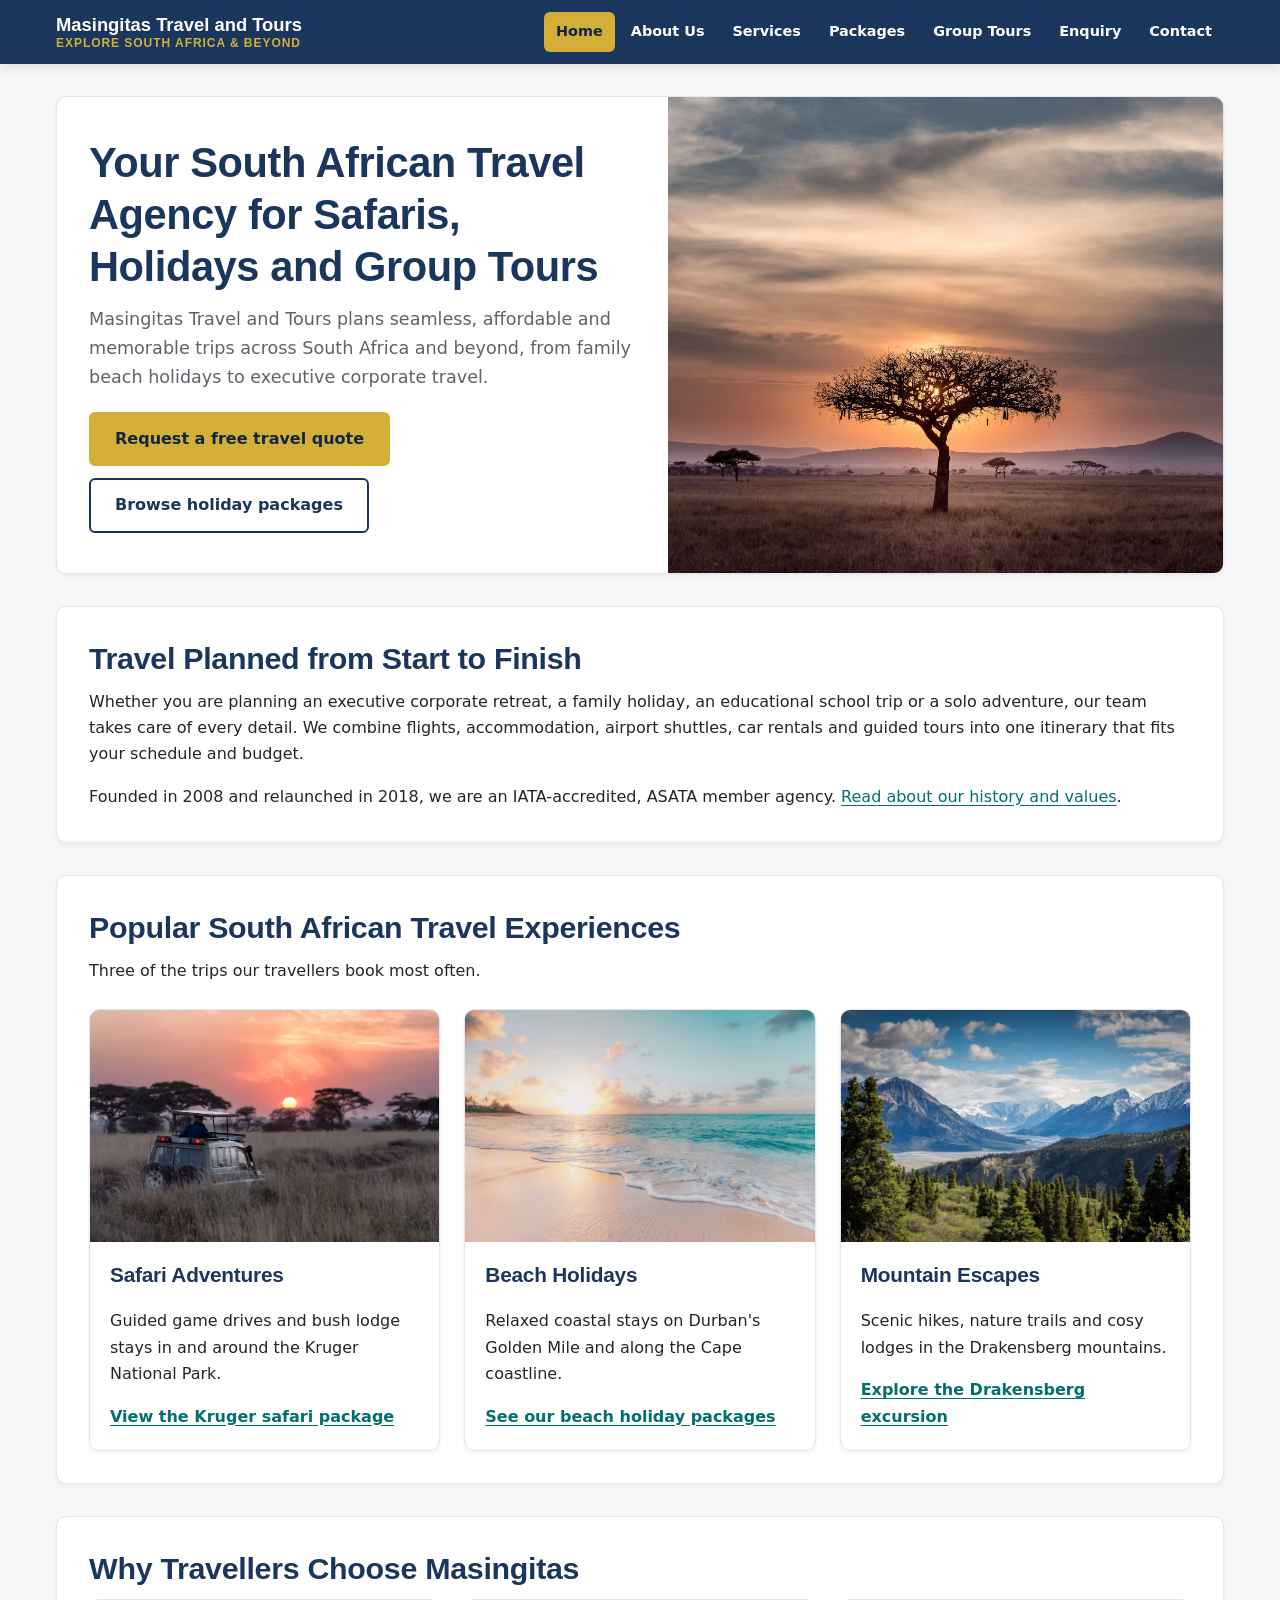
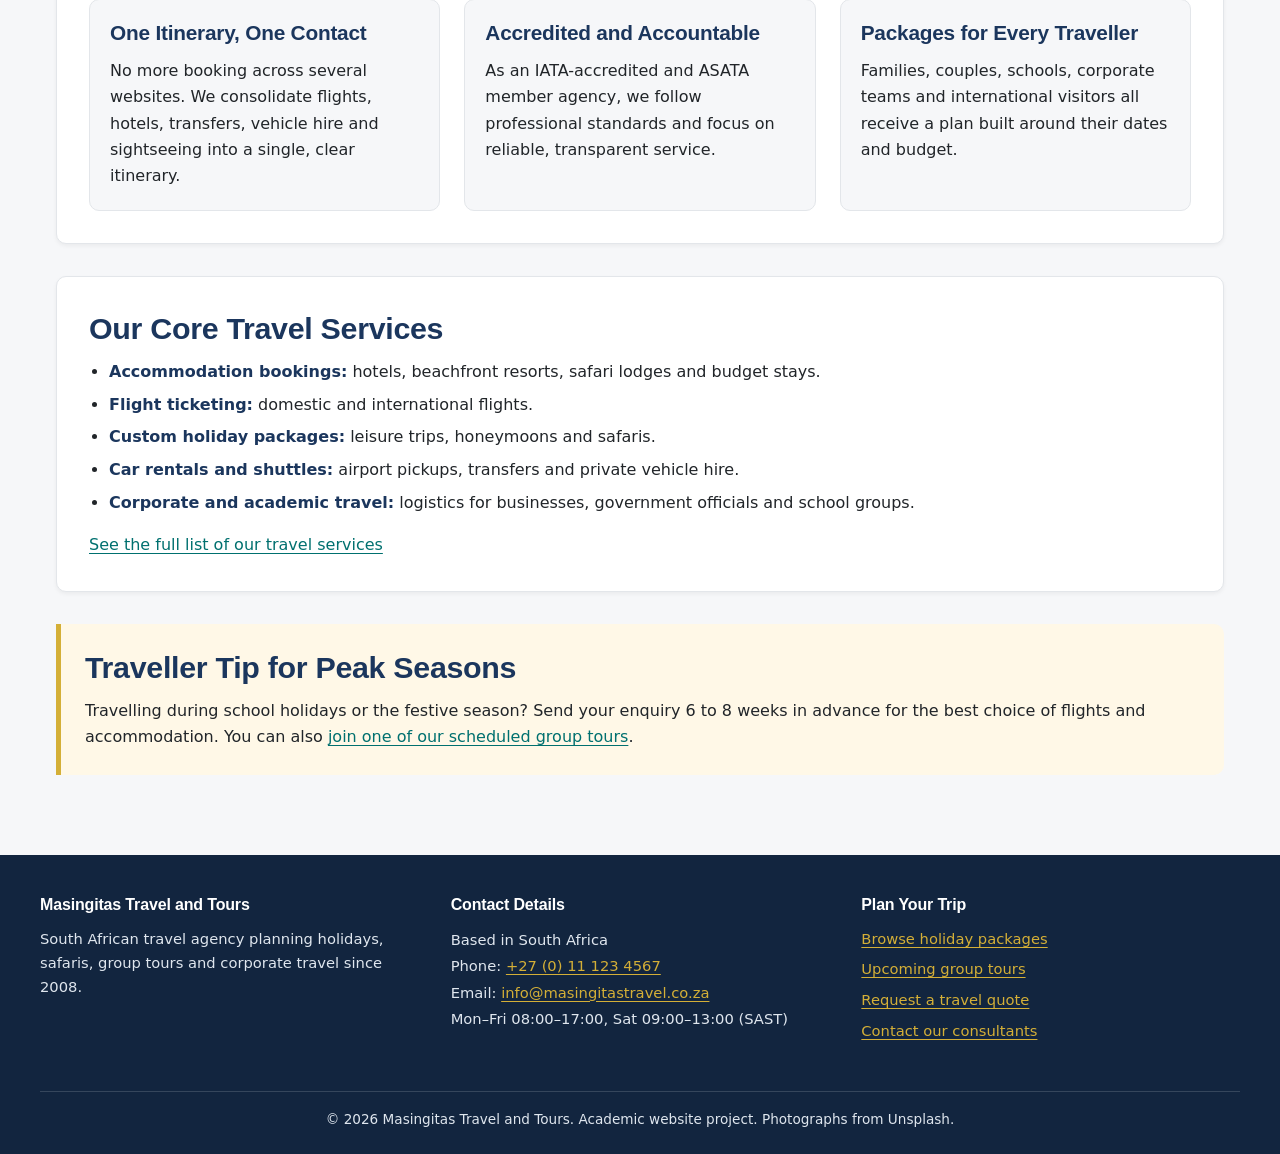
<file: masingita-travel-tours-main/index.html>
<!DOCTYPE html>
<html lang="en-ZA" class="no-js">
<head>
    <meta charset="UTF-8">
    <meta name="viewport" content="width=device-width, initial-scale=1.0">
    <title>Travel Agency in South Africa | Masingitas Travel and Tours</title>
    <meta name="description" content="Masingitas Travel and Tours is a South African travel agency planning safaris, beach holidays, group tours, flights, car hire and corporate travel. Request a free quote.">
    <meta name="theme-color" content="#1b365d">

    <!-- Social sharing preview -->
    <meta property="og:type" content="website">
    <meta property="og:title" content="Masingitas Travel and Tours | South African Travel Agency">
    <meta property="og:description" content="Safaris, beach holidays, group tours and corporate travel planned from start to finish.">

    <link rel="icon" href="images/favicon.svg" type="image/svg+xml">
    <link rel="stylesheet" href="css/style.css">
    <script>document.documentElement.className = "js";</script>
    <script src="js/script.js" defer></script>

    <!-- Structured data: helps search engines read the business details -->
    <script type="application/ld+json">
    {
        "@context": "https://schema.org",
        "@type": "TravelAgency",
        "name": "Masingitas Travel and Tours",
        "description": "South African travel agency offering holiday packages, safaris, accommodation, flights, car rentals, shuttles, group tours and corporate travel.",
        "founder": "Khanyisa Masingita Ngobeni",
        "foundingDate": "2008",
        "areaServed": "South Africa",
        "address": { "@type": "PostalAddress", "addressCountry": "ZA" },
        "telephone": "+27111234567",
        "email": "info@masingitastravel.co.za",
        "openingHours": ["Mo-Fr 08:00-17:00", "Sa 09:00-13:00"]
    }
    </script>
</head>

<body>
    <a class="skip-link" href="#main-content">Skip to main content</a>

    <header class="site-header">
        <div class="header-inner">
            <a class="brand" href="index.html">Masingitas Travel and Tours<span>Explore South Africa &amp; beyond</span></a>
            <button class="nav-toggle" type="button" aria-expanded="false" aria-controls="site-nav">Menu</button>
            <nav id="site-nav" class="site-nav" aria-label="Main navigation">
                <ul>
                    <li><a href="index.html" aria-current="page">Home</a></li>
                    <li><a href="pages/aboutus.html">About Us</a></li>
                    <li><a href="pages/service.html">Services</a></li>
                    <li><a href="pages/menu.html">Packages</a></li>
                    <li><a href="pages/events.html">Group Tours</a></li>
                    <li><a href="pages/enquiry.html">Enquiry</a></li>
                    <li><a href="pages/contact.html">Contact</a></li>
                </ul>
            </nav>
        </div>
    </header>

    <main id="main-content" tabindex="-1">

        <!-- HERO -->
        <section class="hero">
            <div class="hero-text">
                <h1>Your South African Travel Agency for Safaris, Holidays and Group Tours</h1>
                <p class="lead">
                    Masingitas Travel and Tours plans seamless, affordable and memorable trips
                    across South Africa and beyond, from family beach holidays to executive
                    corporate travel.
                </p>
                <div class="button-row">
                    <a class="btn" href="pages/enquiry.html">Request a free travel quote</a>
                    <a class="btn btn-outline" href="pages/menu.html">Browse holiday packages</a>
                </div>
            </div>
            <figure>
                <img src="images/acacia-tree-on-savanna-at-sunset.avif"
                     alt="Lone acacia tree on the African savanna under an orange sunset sky"
                     width="1200" height="902" fetchpriority="high" decoding="async">
            </figure>
        </section>

        <!-- INTRODUCTION -->
        <section>
            <h2>Travel Planned from Start to Finish</h2>
            <p>
                Whether you are planning an executive corporate retreat, a family holiday,
                an educational school trip or a solo adventure, our team takes care of every
                detail. We combine flights, accommodation, airport shuttles, car rentals and
                guided tours into one itinerary that fits your schedule and budget.
            </p>
            <p>
                Founded in 2008 and relaunched in 2018, we are an IATA-accredited, ASATA
                member agency. <a href="pages/aboutus.html">Read about our history and values</a>.
            </p>
        </section>

        <!-- DESTINATIONS -->
        <section>
            <h2>Popular South African Travel Experiences</h2>
            <p>Three of the trips our travellers book most often.</p>

            <div class="grid">
                <article class="card">
                    <img src="images/safari-game-drive-vehicle.avif"
                         alt="Open safari vehicle driving through tall grass at sunset"
                         width="800" height="535" loading="lazy" decoding="async">
                    <div class="card-content">
                        <h3>Safari Adventures</h3>
                        <p>Guided game drives and bush lodge stays in and around the Kruger National Park.</p>
                        <a class="card-link" href="pages/menu.html">View the Kruger safari package</a>
                    </div>
                </article>

                <article class="card">
                    <img src="images/beach-and-ocean-at-sunrise.avif"
                         alt="Calm turquoise waves washing onto a sandy beach at sunrise"
                         width="800" height="532" loading="lazy" decoding="async">
                    <div class="card-content">
                        <h3>Beach Holidays</h3>
                        <p>Relaxed coastal stays on Durban's Golden Mile and along the Cape coastline.</p>
                        <a class="card-link" href="pages/menu.html">See our beach holiday packages</a>
                    </div>
                </article>

                <article class="card">
                    <img src="images/mountain-range-and-forest-valley.avif"
                         alt="Snow-capped mountain range above a green forested valley"
                         width="800" height="533" loading="lazy" decoding="async">
                    <div class="card-content">
                        <h3>Mountain Escapes</h3>
                        <p>Scenic hikes, nature trails and cosy lodges in the Drakensberg mountains.</p>
                        <a class="card-link" href="pages/menu.html">Explore the Drakensberg excursion</a>
                    </div>
                </article>
            </div>
        </section>

        <!-- WHY US -->
        <section>
            <h2>Why Travellers Choose Masingitas</h2>
            <div class="split">
                <article class="info-box">
                    <h3>One Itinerary, One Contact</h3>
                    <p>
                        No more booking across several websites. We consolidate flights, hotels,
                        transfers, vehicle hire and sightseeing into a single, clear itinerary.
                    </p>
                </article>
                <article class="info-box">
                    <h3>Accredited and Accountable</h3>
                    <p>
                        As an IATA-accredited and ASATA member agency, we follow professional
                        standards and focus on reliable, transparent service.
                    </p>
                </article>
                <article class="info-box">
                    <h3>Packages for Every Traveller</h3>
                    <p>
                        Families, couples, schools, corporate teams and international visitors
                        all receive a plan built around their dates and budget.
                    </p>
                </article>
            </div>
        </section>

        <!-- SERVICES SUMMARY -->
        <section>
            <h2>Our Core Travel Services</h2>
            <ul>
                <li><strong>Accommodation bookings:</strong> hotels, beachfront resorts, safari lodges and budget stays.</li>
                <li><strong>Flight ticketing:</strong> domestic and international flights.</li>
                <li><strong>Custom holiday packages:</strong> leisure trips, honeymoons and safaris.</li>
                <li><strong>Car rentals and shuttles:</strong> airport pickups, transfers and private vehicle hire.</li>
                <li><strong>Corporate and academic travel:</strong> logistics for businesses, government officials and school groups.</li>
            </ul>
            <p><a href="pages/service.html">See the full list of our travel services</a></p>
        </section>

        <aside>
            <h2>Traveller Tip for Peak Seasons</h2>
            <p>
                Travelling during school holidays or the festive season? Send your enquiry
                6 to 8 weeks in advance for the best choice of flights and accommodation.
                You can also <a href="pages/events.html">join one of our scheduled group tours</a>.
            </p>
        </aside>

    </main>

    <footer class="site-footer">
        <div class="footer-inner">
            <div>
                <h2>Masingitas Travel and Tours</h2>
                <p>South African travel agency planning holidays, safaris, group tours and corporate travel since 2008.</p>
            </div>
            <div>
                <h2>Contact Details</h2>
                <address>
                    Based in South Africa<br>
                    Phone: <a href="tel:+27111234567">+27 (0) 11 123 4567</a><br>
                    Email: <a href="mailto:info@masingitastravel.co.za">info@masingitastravel.co.za</a><br>
                    Mon–Fri 08:00–17:00, Sat 09:00–13:00 (SAST)
                </address>
            </div>
            <div>
                <h2>Plan Your Trip</h2>
                <ul>
                    <li><a href="pages/menu.html">Browse holiday packages</a></li>
                    <li><a href="pages/events.html">Upcoming group tours</a></li>
                    <li><a href="pages/enquiry.html">Request a travel quote</a></li>
                    <li><a href="pages/contact.html">Contact our consultants</a></li>
                </ul>
            </div>
        </div>
        <p class="footer-bottom">&copy; <span id="year">2026</span> Masingitas Travel and Tours. Academic website project. Photographs from Unsplash.</p>
    </footer>

    <button class="back-to-top" type="button" aria-label="Back to top of page">&uarr;</button>
</body>
</html>
</file>
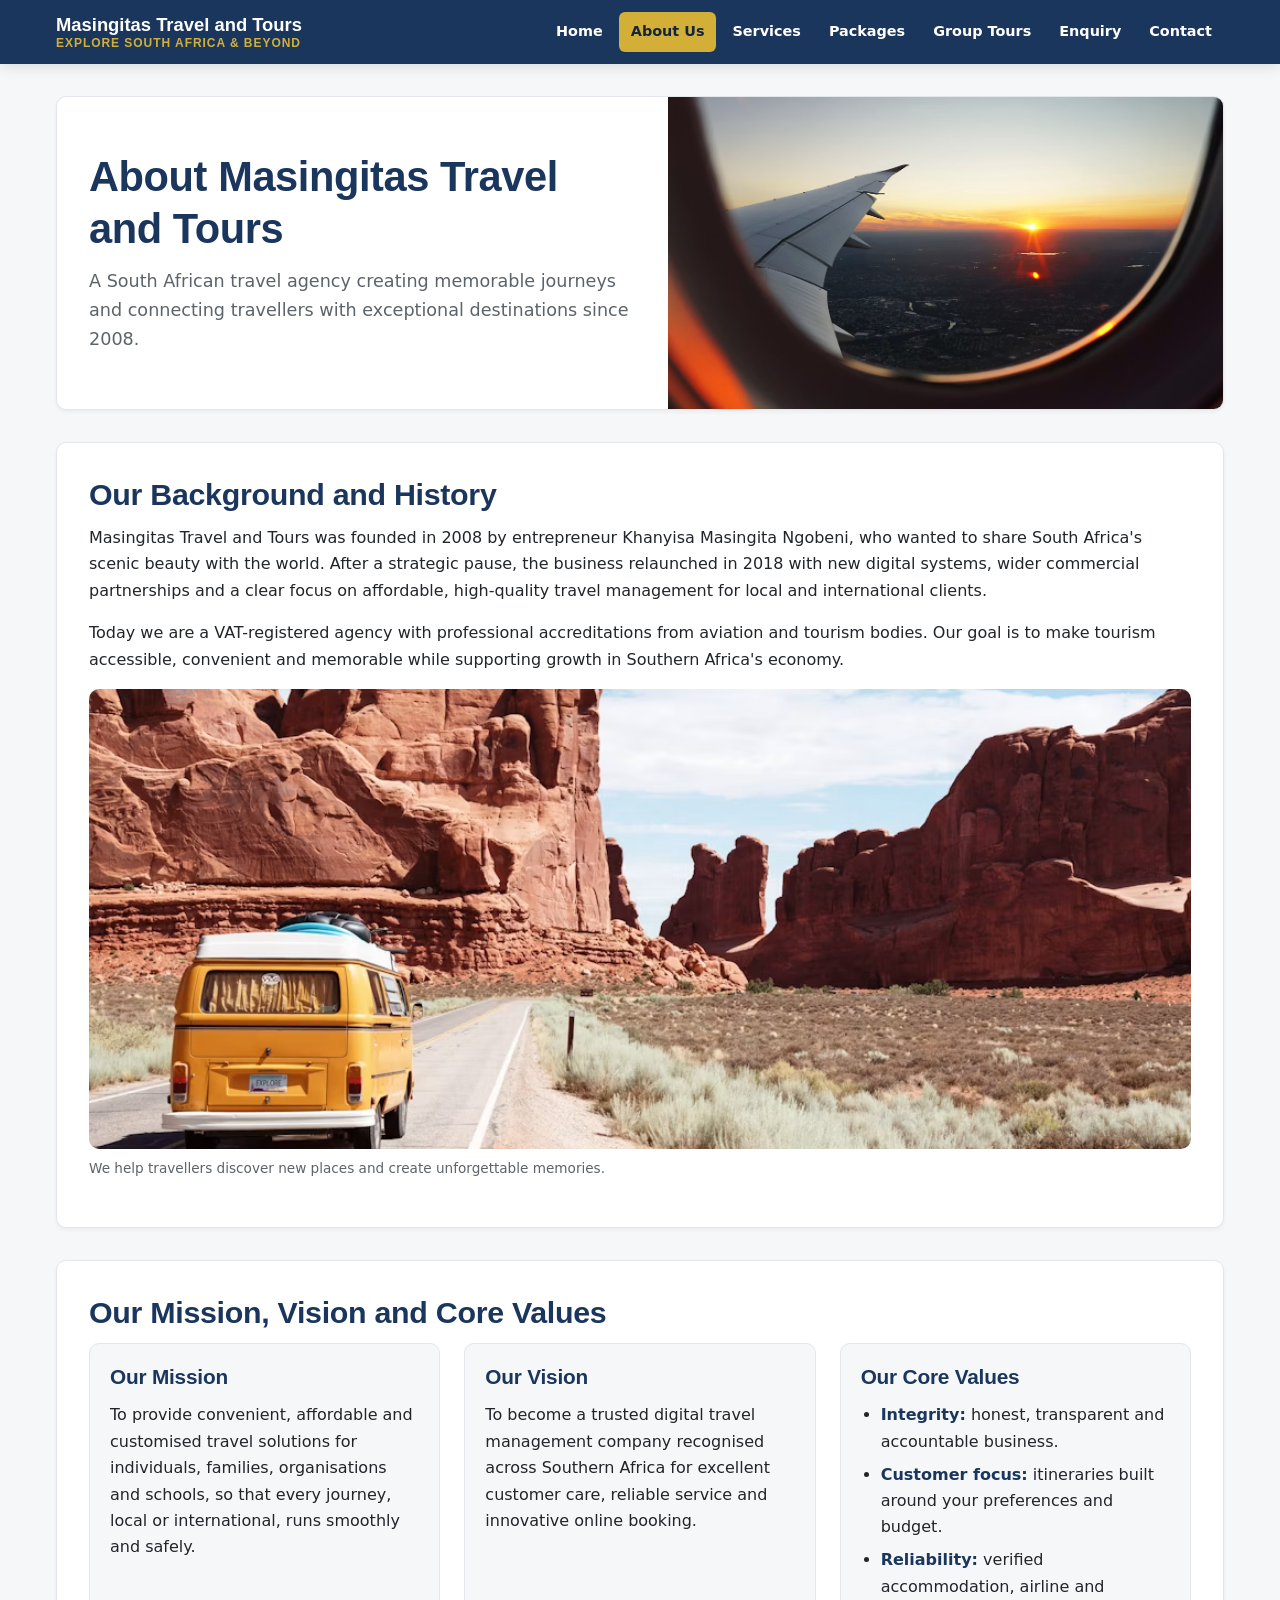
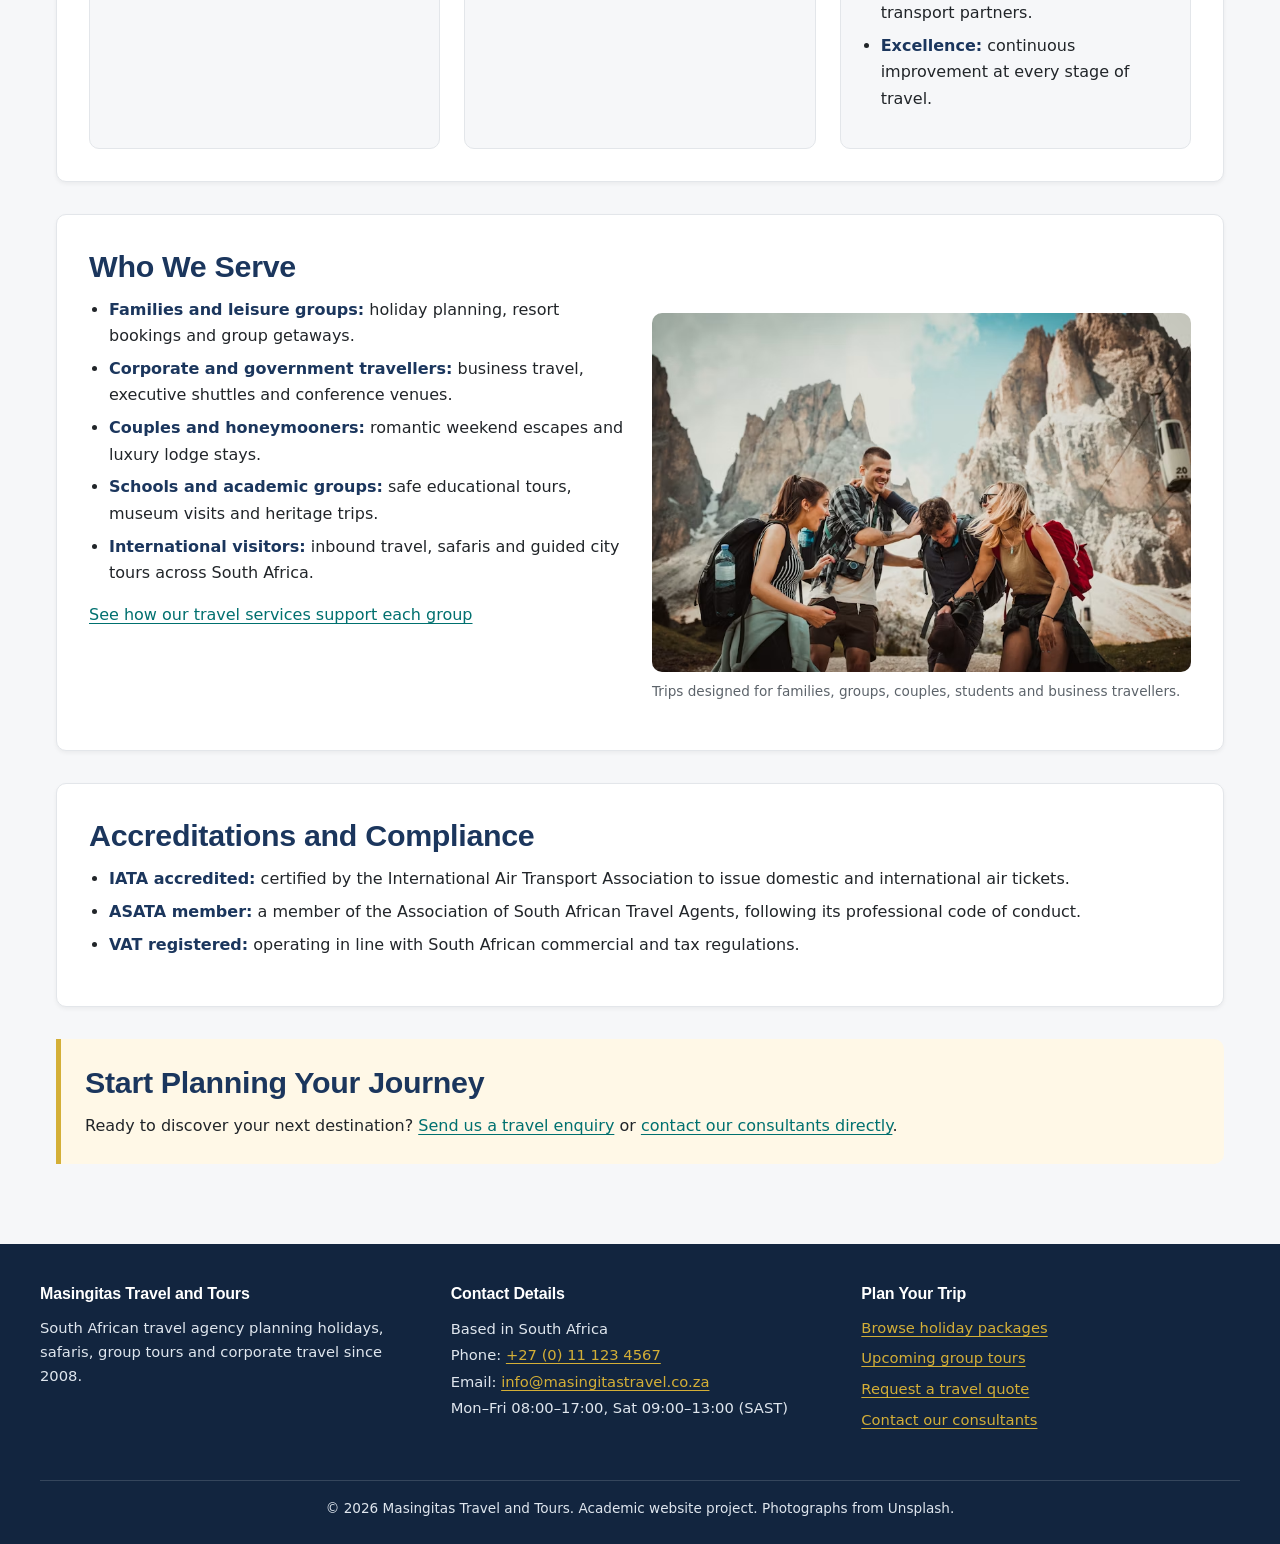
<file: masingita-travel-tours-main/pages/aboutus.html>
<!DOCTYPE html>
<html lang="en-ZA" class="no-js">
<head>
    <meta charset="UTF-8">
    <meta name="viewport" content="width=device-width, initial-scale=1.0">
    <title>About Us | Accredited Travel Agency | Masingitas Travel and Tours</title>
    <meta name="description" content="Meet Masingitas Travel and Tours: founded in 2008 by Khanyisa Masingita Ngobeni, an IATA-accredited, ASATA member travel agency serving families, schools and businesses.">
    <meta name="theme-color" content="#1b365d">
    <meta property="og:type" content="website">
    <meta property="og:title" content="About Masingitas Travel and Tours">
    <meta property="og:description" content="Our history, mission, values and accreditations as a South African travel agency.">
    <link rel="icon" href="../images/favicon.svg" type="image/svg+xml">
    <link rel="stylesheet" href="../css/style.css">
    <script>document.documentElement.className = "js";</script>
    <script src="../js/script.js" defer></script>
</head>

<body>
    <a class="skip-link" href="#main-content">Skip to main content</a>

    <header class="site-header">
        <div class="header-inner">
            <a class="brand" href="../index.html">Masingitas Travel and Tours<span>Explore South Africa &amp; beyond</span></a>
            <button class="nav-toggle" type="button" aria-expanded="false" aria-controls="site-nav">Menu</button>
            <nav id="site-nav" class="site-nav" aria-label="Main navigation">
                <ul>
                    <li><a href="../index.html">Home</a></li>
                    <li><a href="aboutus.html" aria-current="page">About Us</a></li>
                    <li><a href="service.html">Services</a></li>
                    <li><a href="menu.html">Packages</a></li>
                    <li><a href="events.html">Group Tours</a></li>
                    <li><a href="enquiry.html">Enquiry</a></li>
                    <li><a href="contact.html">Contact</a></li>
                </ul>
            </nav>
        </div>
    </header>

    <main id="main-content" tabindex="-1">

        <section class="hero">
            <div class="hero-text">
                <h1>About Masingitas Travel and Tours</h1>
                <p class="lead">
                    A South African travel agency creating memorable journeys and connecting
                    travellers with exceptional destinations since 2008.
                </p>
            </div>
            <figure>
                <img src="../images/sunset-from-airplane-window.avif"
                     alt="View of the sunset and an aircraft wing through an aeroplane window"
                     width="1200" height="675" fetchpriority="high" decoding="async">
            </figure>
        </section>

        <section>
            <h2>Our Background and History</h2>
            <p>
                Masingitas Travel and Tours was founded in 2008 by entrepreneur Khanyisa Masingita
                Ngobeni, who wanted to share South Africa's scenic beauty with the world. After a
                strategic pause, the business relaunched in 2018 with new digital systems, wider
                commercial partnerships and a clear focus on affordable, high-quality travel
                management for local and international clients.
            </p>
            <p>
                Today we are a VAT-registered agency with professional accreditations from
                aviation and tourism bodies. Our goal is to make tourism accessible, convenient
                and memorable while supporting growth in Southern Africa's economy.
            </p>
            <figure>
                <img class="feature-img" src="../images/camper-van-road-trip.avif"
                     alt="Yellow camper van driving on a desert road past red rock formations"
                     width="1000" height="707" loading="lazy" decoding="async">
                <figcaption>We help travellers discover new places and create unforgettable memories.</figcaption>
            </figure>
        </section>

        <section>
            <h2>Our Mission, Vision and Core Values</h2>
            <div class="split">
                <article class="info-box">
                    <h3>Our Mission</h3>
                    <p>
                        To provide convenient, affordable and customised travel solutions for
                        individuals, families, organisations and schools, so that every journey,
                        local or international, runs smoothly and safely.
                    </p>
                </article>
                <article class="info-box">
                    <h3>Our Vision</h3>
                    <p>
                        To become a trusted digital travel management company recognised across
                        Southern Africa for excellent customer care, reliable service and
                        innovative online booking.
                    </p>
                </article>
                <article class="info-box">
                    <h3>Our Core Values</h3>
                    <ul>
                        <li><strong>Integrity:</strong> honest, transparent and accountable business.</li>
                        <li><strong>Customer focus:</strong> itineraries built around your preferences and budget.</li>
                        <li><strong>Reliability:</strong> verified accommodation, airline and transport partners.</li>
                        <li><strong>Excellence:</strong> continuous improvement at every stage of travel.</li>
                    </ul>
                </article>
            </div>
        </section>

        <section>
            <h2>Who We Serve</h2>
            <div class="split">
                <div>
                    <ul>
                        <li><strong>Families and leisure groups:</strong> holiday planning, resort bookings and group getaways.</li>
                        <li><strong>Corporate and government travellers:</strong> business travel, executive shuttles and conference venues.</li>
                        <li><strong>Couples and honeymooners:</strong> romantic weekend escapes and luxury lodge stays.</li>
                        <li><strong>Schools and academic groups:</strong> safe educational tours, museum visits and heritage trips.</li>
                        <li><strong>International visitors:</strong> inbound travel, safaris and guided city tours across South Africa.</li>
                    </ul>
                    <p><a href="service.html">See how our travel services support each group</a></p>
                </div>
                <figure>
                    <img src="../images/group-of-friends-hiking.avif"
                         alt="Group of young travellers laughing together on a mountain hike"
                         width="800" height="533" loading="lazy" decoding="async">
                    <figcaption>Trips designed for families, groups, couples, students and business travellers.</figcaption>
                </figure>
            </div>
        </section>

        <section>
            <h2>Accreditations and Compliance</h2>
            <ul>
                <li><strong>IATA accredited:</strong> certified by the International Air Transport Association to issue domestic and international air tickets.</li>
                <li><strong>ASATA member:</strong> a member of the Association of South African Travel Agents, following its professional code of conduct.</li>
                <li><strong>VAT registered:</strong> operating in line with South African commercial and tax regulations.</li>
            </ul>
        </section>

        <aside>
            <h2>Start Planning Your Journey</h2>
            <p>
                Ready to discover your next destination?
                <a href="enquiry.html">Send us a travel enquiry</a> or
                <a href="contact.html">contact our consultants directly</a>.
            </p>
        </aside>

    </main>

    <footer class="site-footer">
        <div class="footer-inner">
            <div>
                <h2>Masingitas Travel and Tours</h2>
                <p>South African travel agency planning holidays, safaris, group tours and corporate travel since 2008.</p>
            </div>
            <div>
                <h2>Contact Details</h2>
                <address>
                    Based in South Africa<br>
                    Phone: <a href="tel:+27111234567">+27 (0) 11 123 4567</a><br>
                    Email: <a href="mailto:info@masingitastravel.co.za">info@masingitastravel.co.za</a><br>
                    Mon–Fri 08:00–17:00, Sat 09:00–13:00 (SAST)
                </address>
            </div>
            <div>
                <h2>Plan Your Trip</h2>
                <ul>
                    <li><a href="menu.html">Browse holiday packages</a></li>
                    <li><a href="events.html">Upcoming group tours</a></li>
                    <li><a href="enquiry.html">Request a travel quote</a></li>
                    <li><a href="contact.html">Contact our consultants</a></li>
                </ul>
            </div>
        </div>
        <p class="footer-bottom">&copy; <span id="year">2026</span> Masingitas Travel and Tours. Academic website project. Photographs from Unsplash.</p>
    </footer>

    <button class="back-to-top" type="button" aria-label="Back to top of page">&uarr;</button>
</body>
</html>
</file>
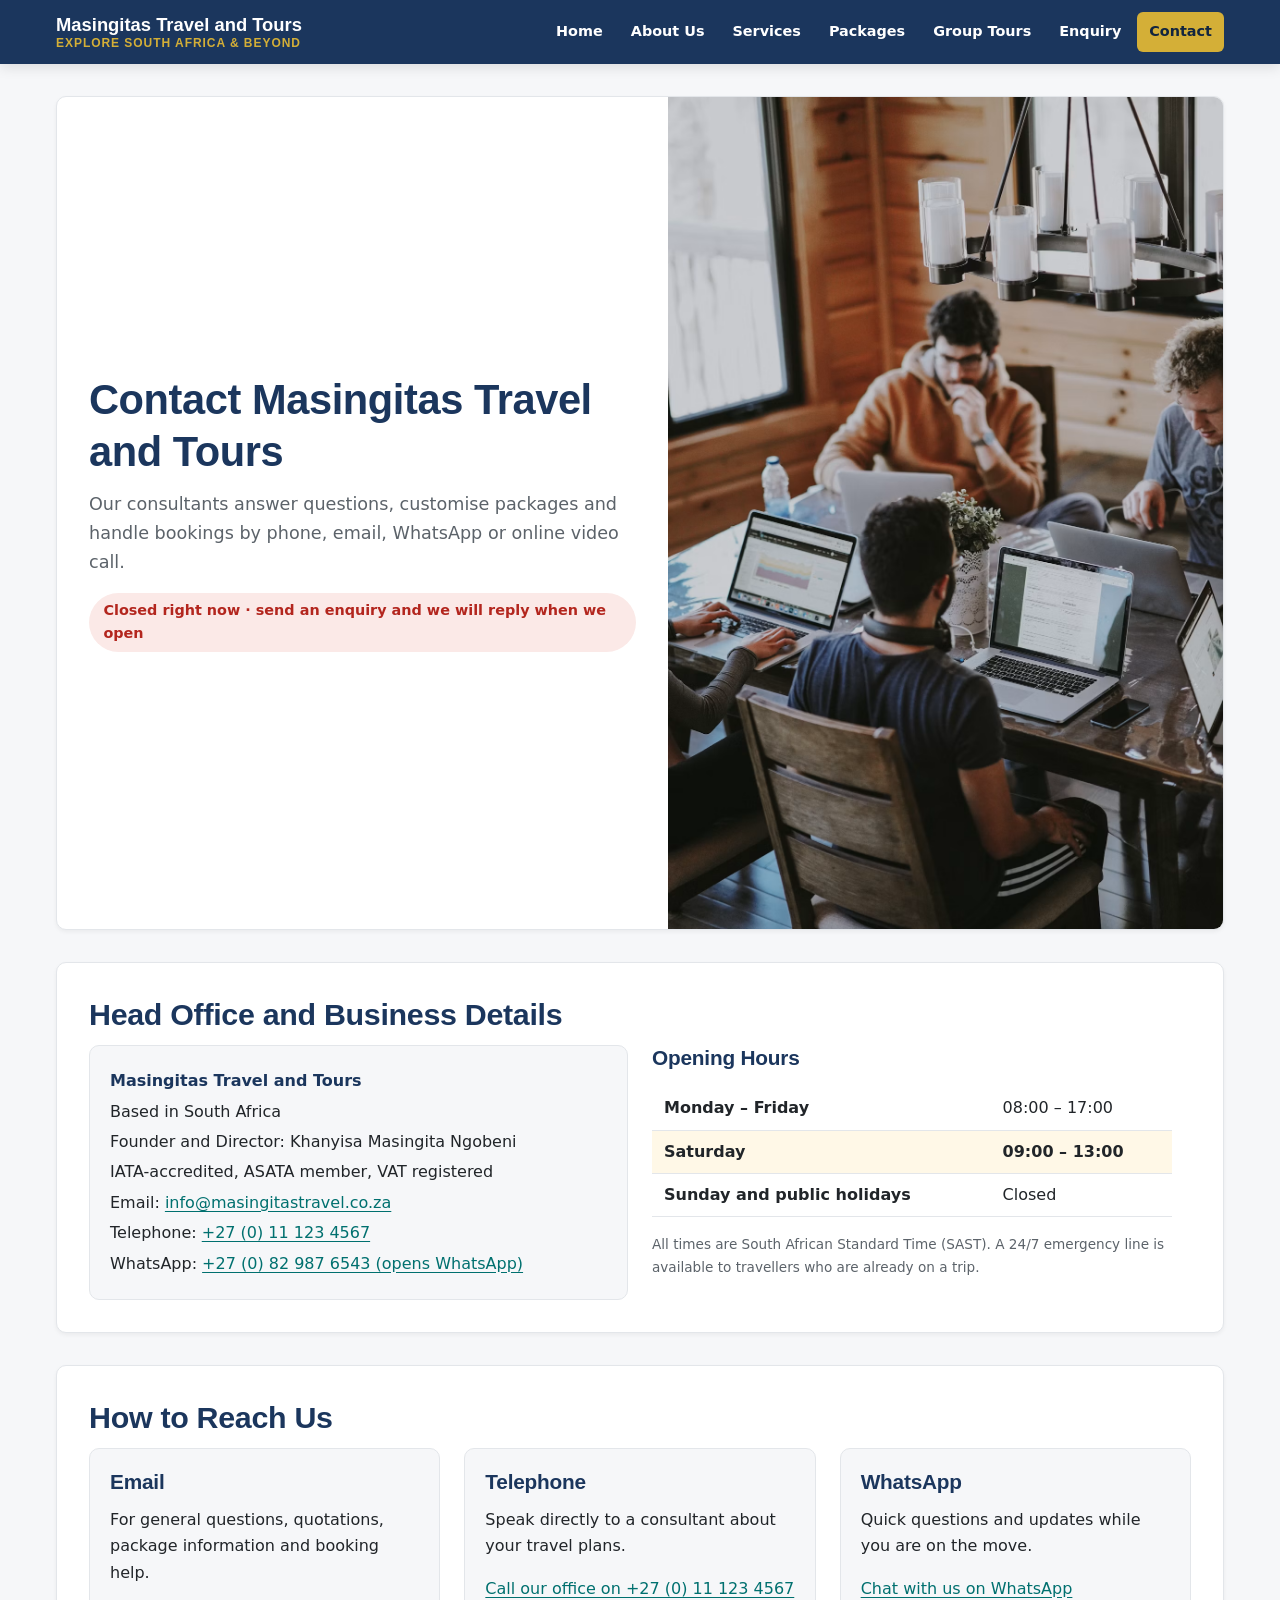
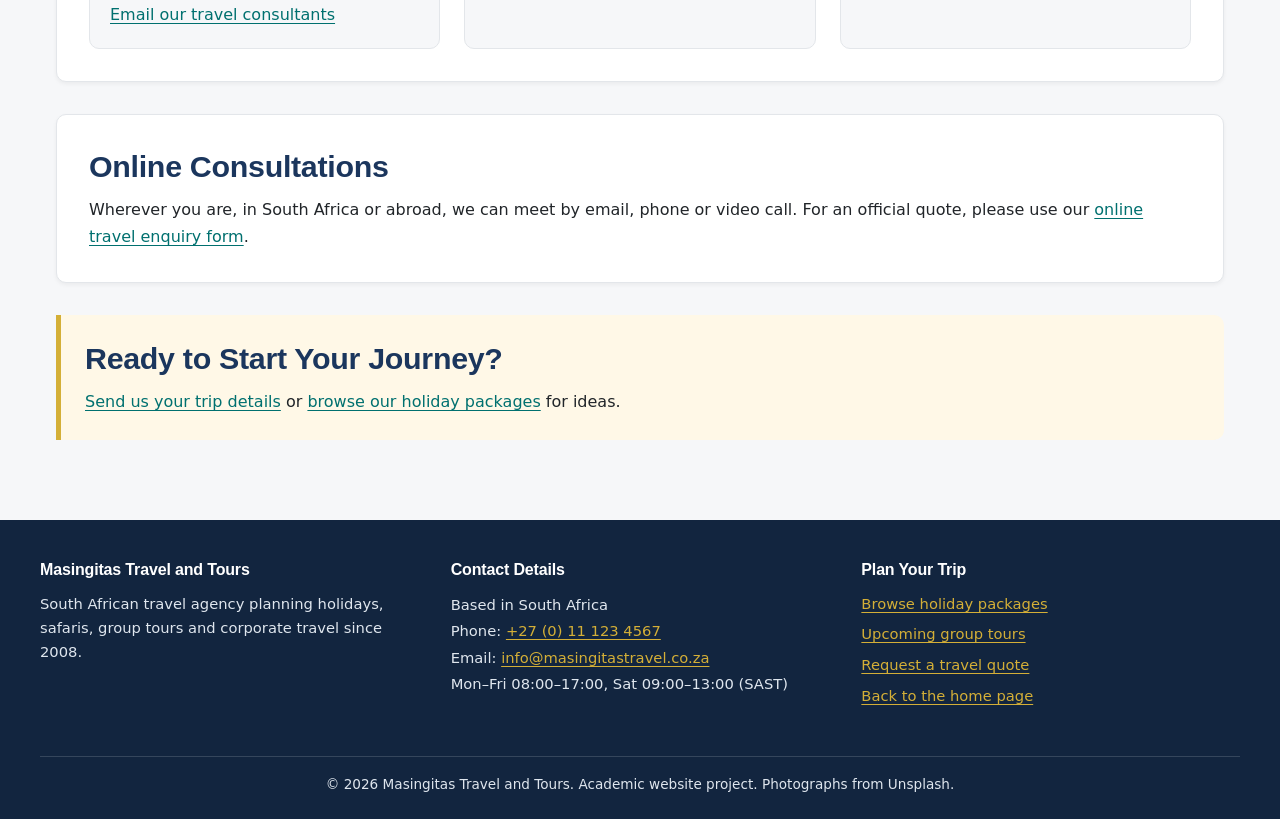
<file: masingita-travel-tours-main/pages/contact.html>
<!DOCTYPE html>
<html lang="en-ZA" class="no-js">
<head>
    <meta charset="UTF-8">
    <meta name="viewport" content="width=device-width, initial-scale=1.0">
    <title>Contact Details &amp; Opening Hours | Masingitas Travel and Tours</title>
    <meta name="description" content="Contact Masingitas Travel and Tours by phone, email or WhatsApp. Office hours Monday to Friday 08:00–17:00 and Saturday 09:00–13:00 (SAST).">
    <meta name="theme-color" content="#1b365d">
    <meta property="og:type" content="website">
    <meta property="og:title" content="Contact Masingitas Travel and Tours">
    <meta property="og:description" content="Phone, email, WhatsApp and office hours for our travel consultants.">
    <link rel="icon" href="../images/favicon.svg" type="image/svg+xml">
    <link rel="stylesheet" href="../css/style.css">
    <script>document.documentElement.className = "js";</script>
    <script src="../js/script.js" defer></script>

    <script type="application/ld+json">
    {
        "@context": "https://schema.org",
        "@type": "TravelAgency",
        "name": "Masingitas Travel and Tours",
        "areaServed": "South Africa",
        "address": { "@type": "PostalAddress", "addressCountry": "ZA" },
        "telephone": "+27111234567",
        "email": "info@masingitastravel.co.za",
        "openingHours": ["Mo-Fr 08:00-17:00", "Sa 09:00-13:00"]
    }
    </script>
</head>

<body>
    <a class="skip-link" href="#main-content">Skip to main content</a>

    <header class="site-header">
        <div class="header-inner">
            <a class="brand" href="../index.html">Masingitas Travel and Tours<span>Explore South Africa &amp; beyond</span></a>
            <button class="nav-toggle" type="button" aria-expanded="false" aria-controls="site-nav">Menu</button>
            <nav id="site-nav" class="site-nav" aria-label="Main navigation">
                <ul>
                    <li><a href="../index.html">Home</a></li>
                    <li><a href="aboutus.html">About Us</a></li>
                    <li><a href="service.html">Services</a></li>
                    <li><a href="menu.html">Packages</a></li>
                    <li><a href="events.html">Group Tours</a></li>
                    <li><a href="enquiry.html">Enquiry</a></li>
                    <li><a href="contact.html" aria-current="page">Contact</a></li>
                </ul>
            </nav>
        </div>
    </header>

    <main id="main-content" tabindex="-1">

        <section class="hero">
            <div class="hero-text">
                <h1>Contact Masingitas Travel and Tours</h1>
                <p class="lead">
                    Our consultants answer questions, customise packages and handle bookings by
                    phone, email, WhatsApp or online video call.
                </p>
                <p><span id="open-status" class="status-badge">Mon–Fri 08:00–17:00, Sat 09:00–13:00 (SAST)</span></p>
            </div>
            <figure>
                <img src="../images/travel-consultants-at-work.avif"
                     alt="Team of travel consultants working on laptops around an office table"
                     width="1200" height="1799" fetchpriority="high" decoding="async">
            </figure>
        </section>

        <section>
            <h2>Head Office and Business Details</h2>
            <div class="split">
                <address class="info-box">
                    <strong>Masingitas Travel and Tours</strong><br>
                    Based in South Africa<br>
                    Founder and Director: Khanyisa Masingita Ngobeni<br>
                    IATA-accredited, ASATA member, VAT registered<br>
                    Email: <a href="mailto:info@masingitastravel.co.za">info@masingitastravel.co.za</a><br>
                    Telephone: <a href="tel:+27111234567">+27 (0) 11 123 4567</a><br>
                    WhatsApp: <a href="https://wa.me/27829876543" target="_blank" rel="noopener noreferrer">+27 (0) 82 987 6543 (opens WhatsApp)</a>
                </address>
                <div>
                    <h3>Opening Hours</h3>
                    <table class="hours-table">
                        <caption class="visually-hidden">Office opening hours in South African Standard Time</caption>
                        <tbody>
                            <tr data-days="1 2 3 4 5"><th scope="row">Monday – Friday</th><td>08:00 – 17:00</td></tr>
                            <tr data-days="6"><th scope="row">Saturday</th><td>09:00 – 13:00</td></tr>
                            <tr data-days="0"><th scope="row">Sunday and public holidays</th><td>Closed</td></tr>
                        </tbody>
                    </table>
                    <p class="hint">All times are South African Standard Time (SAST). A 24/7 emergency line is available to travellers who are already on a trip.</p>
                </div>
            </div>
        </section>

        <section>
            <h2>How to Reach Us</h2>
            <div class="split">
                <article class="info-box">
                    <h3>Email</h3>
                    <p>For general questions, quotations, package information and booking help.</p>
                    <p><a href="mailto:info@masingitastravel.co.za">Email our travel consultants</a></p>
                </article>
                <article class="info-box">
                    <h3>Telephone</h3>
                    <p>Speak directly to a consultant about your travel plans.</p>
                    <p><a href="tel:+27111234567">Call our office on +27 (0) 11 123 4567</a></p>
                </article>
                <article class="info-box">
                    <h3>WhatsApp</h3>
                    <p>Quick questions and updates while you are on the move.</p>
                    <p><a href="https://wa.me/27829876543" target="_blank" rel="noopener noreferrer">Chat with us on WhatsApp</a></p>
                </article>
            </div>
        </section>

        <section>
            <h2>Online Consultations</h2>
            <p>
                Wherever you are, in South Africa or abroad, we can meet by email, phone or video
                call. For an official quote, please use our
                <a href="enquiry.html">online travel enquiry form</a>.
            </p>
        </section>

        <aside>
            <h2>Ready to Start Your Journey?</h2>
            <p>
                <a href="enquiry.html">Send us your trip details</a> or
                <a href="menu.html">browse our holiday packages</a> for ideas.
            </p>
        </aside>

    </main>

    <footer class="site-footer">
        <div class="footer-inner">
            <div>
                <h2>Masingitas Travel and Tours</h2>
                <p>South African travel agency planning holidays, safaris, group tours and corporate travel since 2008.</p>
            </div>
            <div>
                <h2>Contact Details</h2>
                <address>
                    Based in South Africa<br>
                    Phone: <a href="tel:+27111234567">+27 (0) 11 123 4567</a><br>
                    Email: <a href="mailto:info@masingitastravel.co.za">info@masingitastravel.co.za</a><br>
                    Mon–Fri 08:00–17:00, Sat 09:00–13:00 (SAST)
                </address>
            </div>
            <div>
                <h2>Plan Your Trip</h2>
                <ul>
                    <li><a href="menu.html">Browse holiday packages</a></li>
                    <li><a href="events.html">Upcoming group tours</a></li>
                    <li><a href="enquiry.html">Request a travel quote</a></li>
                    <li><a href="../index.html">Back to the home page</a></li>
                </ul>
            </div>
        </div>
        <p class="footer-bottom">&copy; <span id="year">2026</span> Masingitas Travel and Tours. Academic website project. Photographs from Unsplash.</p>
    </footer>

    <button class="back-to-top" type="button" aria-label="Back to top of page">&uarr;</button>
</body>
</html>
</file>
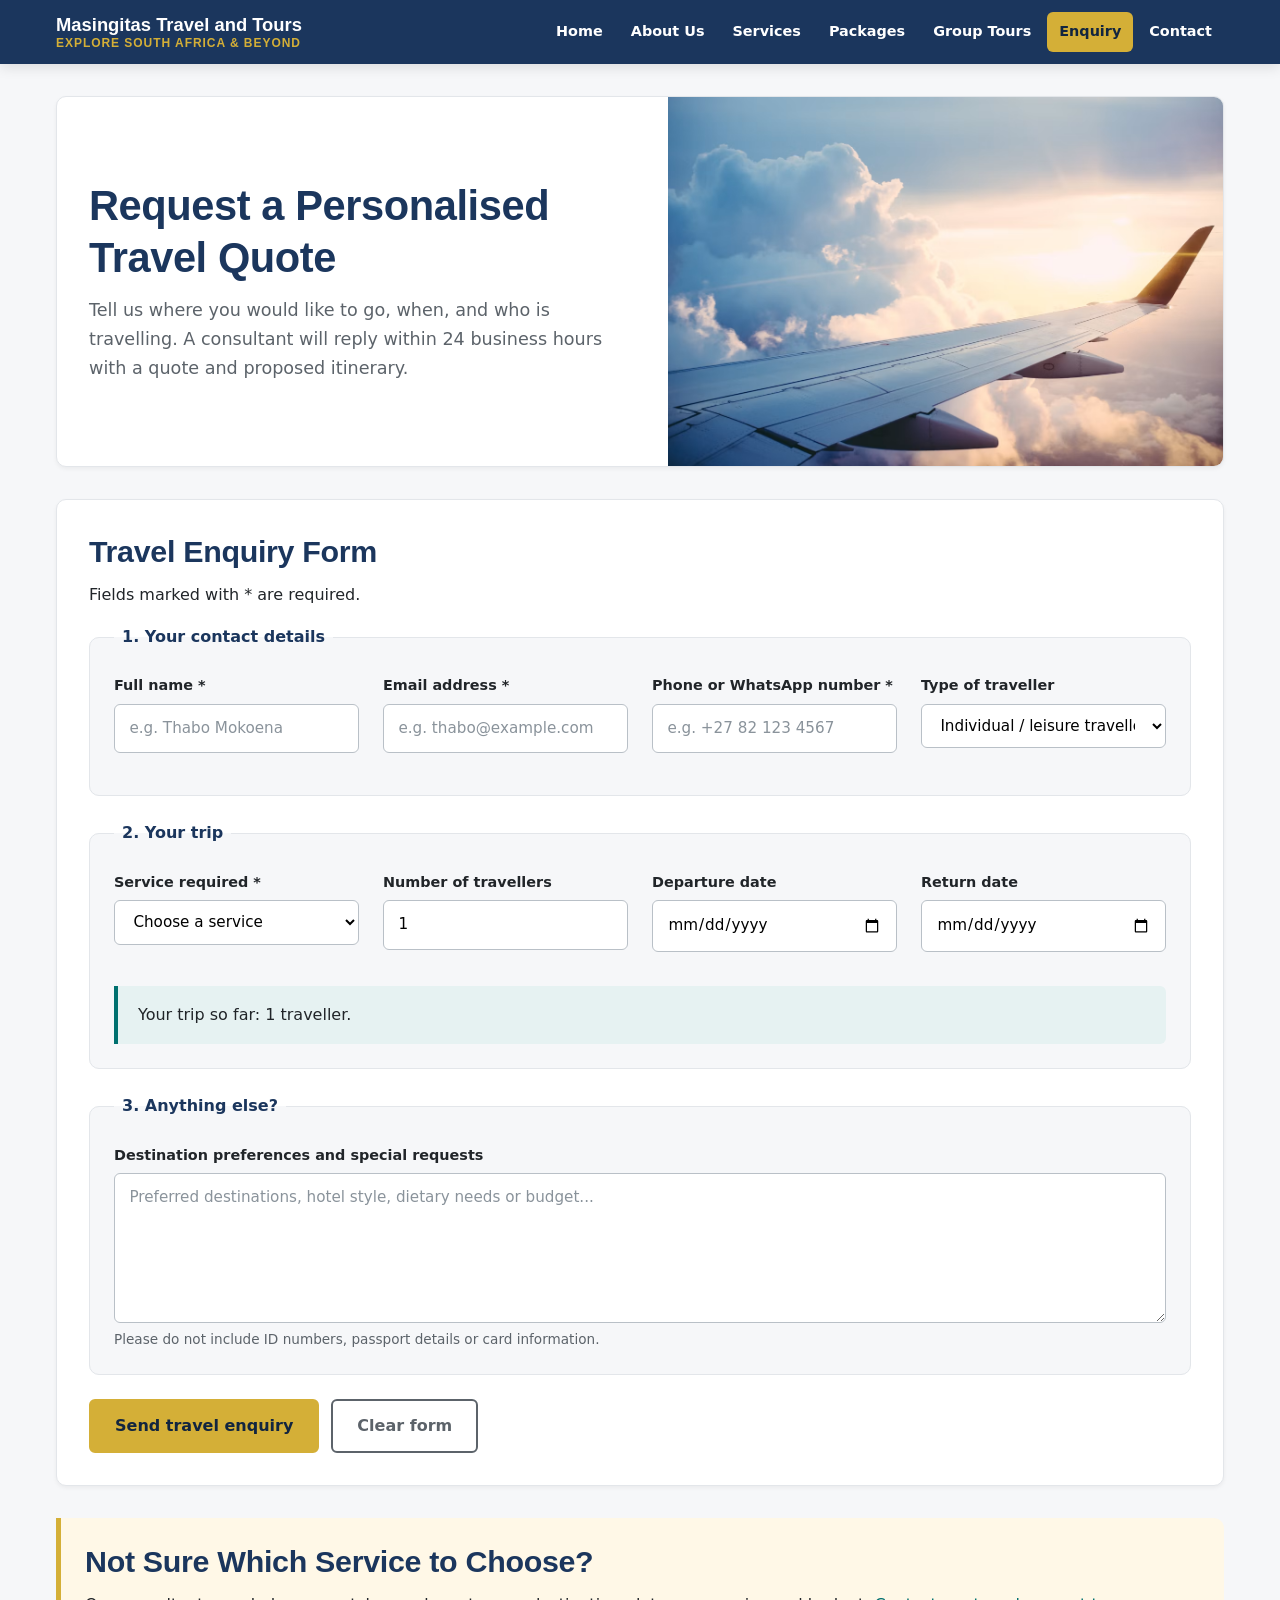
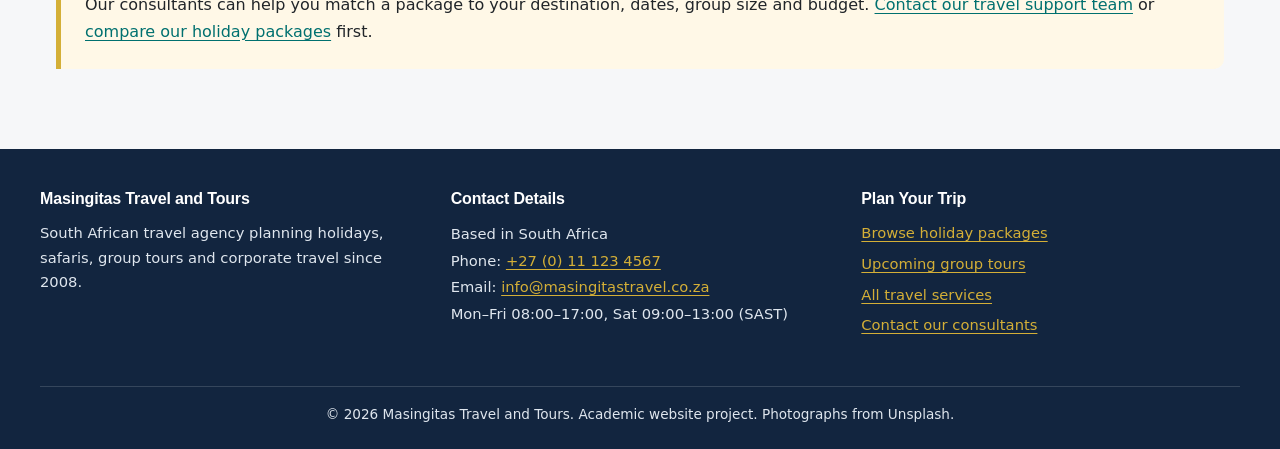
<file: masingita-travel-tours-main/pages/enquiry.html>
<!DOCTYPE html>
<html lang="en-ZA" class="no-js">
<head>
    <meta charset="UTF-8">
    <meta name="viewport" content="width=device-width, initial-scale=1.0">
    <title>Request a Travel Quote | Masingitas Travel and Tours</title>
    <meta name="description" content="Send your travel dates, group size and destination to Masingitas Travel and Tours and receive a personalised quote and itinerary within 24 business hours.">
    <meta name="theme-color" content="#1b365d">
    <meta property="og:type" content="website">
    <meta property="og:title" content="Request a Travel Quote | Masingitas Travel and Tours">
    <meta property="og:description" content="Tell us about your trip and receive a personalised quotation.">
    <link rel="icon" href="../images/favicon.svg" type="image/svg+xml">
    <link rel="stylesheet" href="../css/style.css">
    <script>document.documentElement.className = "js";</script>
    <script src="../js/script.js" defer></script>
</head>

<body>
    <a class="skip-link" href="#main-content">Skip to main content</a>

    <header class="site-header">
        <div class="header-inner">
            <a class="brand" href="../index.html">Masingitas Travel and Tours<span>Explore South Africa &amp; beyond</span></a>
            <button class="nav-toggle" type="button" aria-expanded="false" aria-controls="site-nav">Menu</button>
            <nav id="site-nav" class="site-nav" aria-label="Main navigation">
                <ul>
                    <li><a href="../index.html">Home</a></li>
                    <li><a href="aboutus.html">About Us</a></li>
                    <li><a href="service.html">Services</a></li>
                    <li><a href="menu.html">Packages</a></li>
                    <li><a href="events.html">Group Tours</a></li>
                    <li><a href="enquiry.html" aria-current="page">Enquiry</a></li>
                    <li><a href="contact.html">Contact</a></li>
                </ul>
            </nav>
        </div>
    </header>

    <main id="main-content" tabindex="-1">

        <section class="hero">
            <div class="hero-text">
                <h1>Request a Personalised Travel Quote</h1>
                <p class="lead">
                    Tell us where you would like to go, when, and who is travelling. A consultant
                    will reply within 24 business hours with a quote and proposed itinerary.
                </p>
            </div>
            <figure>
                <img src="../images/airplane-wing-above-clouds.avif"
                     alt="Aeroplane wing above clouds in a golden sky"
                     width="1200" height="797" fetchpriority="high" decoding="async">
            </figure>
        </section>

        <section aria-labelledby="form-heading">
            <h2 id="form-heading">Travel Enquiry Form</h2>
            <p>Fields marked with * are required.</p>

            <!-- Front-end demonstration: script.js validates the form and shows a
                 confirmation, but nothing is sent or stored. A real deployment needs a
                 trusted form service or server-side code. -->
            <form id="enquiry-form" novalidate>
                <fieldset>
                    <legend>1. Your contact details</legend>
                    <div class="field">
                        <label for="fullname">Full name *</label>
                        <input type="text" id="fullname" name="fullname" autocomplete="name"
                               placeholder="e.g. Thabo Mokoena" required aria-describedby="fullname-error">
                        <p class="error-message" id="fullname-error" aria-live="polite"></p>
                    </div>
                    <div class="field">
                        <label for="email">Email address *</label>
                        <input type="email" id="email" name="email" autocomplete="email"
                               placeholder="e.g. thabo@example.com" required aria-describedby="email-error">
                        <p class="error-message" id="email-error" aria-live="polite"></p>
                    </div>
                    <div class="field">
                        <label for="phone">Phone or WhatsApp number *</label>
                        <input type="tel" id="phone" name="phone" autocomplete="tel"
                               placeholder="e.g. +27 82 123 4567" required aria-describedby="phone-error">
                        <p class="error-message" id="phone-error" aria-live="polite"></p>
                    </div>
                    <div class="field">
                        <label for="clienttype">Type of traveller</label>
                        <select id="clienttype" name="clienttype">
                            <option value="leisure">Individual / leisure traveller</option>
                            <option value="family">Family group</option>
                            <option value="corporate">Corporate / business delegation</option>
                            <option value="school">School / academic excursion</option>
                        </select>
                    </div>
                </fieldset>

                <fieldset>
                    <legend>2. Your trip</legend>
                    <div class="field">
                        <label for="service">Service required *</label>
                        <select id="service" name="service" required aria-describedby="service-error">
                            <option value="">Choose a service</option>
                            <option value="holiday-package">Full holiday package</option>
                            <option value="safari">Bush safari and tour</option>
                            <option value="group-tour">Group tour</option>
                            <option value="tours">Guided tours and sightseeing</option>
                            <option value="accommodation">Accommodation only</option>
                            <option value="flights">Flight bookings</option>
                            <option value="shuttle-car">Car rental and airport shuttle</option>
                            <option value="corporate">Corporate travel</option>
                        </select>
                        <p class="error-message" id="service-error" aria-live="polite"></p>
                    </div>
                    <div class="field">
                        <label for="travellers">Number of travellers</label>
                        <input type="number" id="travellers" name="travellers" min="1" max="100" value="1"
                               inputmode="numeric" aria-describedby="travellers-error">
                        <p class="error-message" id="travellers-error" aria-live="polite"></p>
                    </div>
                    <div class="field">
                        <label for="departure-date">Departure date</label>
                        <input type="date" id="departure-date" name="departure-date" aria-describedby="departure-date-error">
                        <p class="error-message" id="departure-date-error" aria-live="polite"></p>
                    </div>
                    <div class="field">
                        <label for="return-date">Return date</label>
                        <input type="date" id="return-date" name="return-date" aria-describedby="return-date-error">
                        <p class="error-message" id="return-date-error" aria-live="polite"></p>
                    </div>
                    <p id="trip-summary" class="trip-summary field-full" aria-live="polite"></p>
                </fieldset>

                <fieldset>
                    <legend>3. Anything else?</legend>
                    <div class="field field-full">
                        <label for="details">Destination preferences and special requests</label>
                        <textarea id="details" name="details" rows="5"
                                  placeholder="Preferred destinations, hotel style, dietary needs or budget..."></textarea>
                        <p class="hint">Please do not include ID numbers, passport details or card information.</p>
                    </div>
                </fieldset>

                <p id="form-status" class="form-status" role="status" tabindex="-1" hidden></p>

                <div class="form-actions">
                    <button type="submit">Send travel enquiry</button>
                    <button type="reset">Clear form</button>
                </div>
            </form>
        </section>

        <aside>
            <h2>Not Sure Which Service to Choose?</h2>
            <p>
                Our consultants can help you match a package to your destination, dates, group size
                and budget. <a href="contact.html">Contact our travel support team</a> or
                <a href="menu.html">compare our holiday packages</a> first.
            </p>
        </aside>

    </main>

    <footer class="site-footer">
        <div class="footer-inner">
            <div>
                <h2>Masingitas Travel and Tours</h2>
                <p>South African travel agency planning holidays, safaris, group tours and corporate travel since 2008.</p>
            </div>
            <div>
                <h2>Contact Details</h2>
                <address>
                    Based in South Africa<br>
                    Phone: <a href="tel:+27111234567">+27 (0) 11 123 4567</a><br>
                    Email: <a href="mailto:info@masingitastravel.co.za">info@masingitastravel.co.za</a><br>
                    Mon–Fri 08:00–17:00, Sat 09:00–13:00 (SAST)
                </address>
            </div>
            <div>
                <h2>Plan Your Trip</h2>
                <ul>
                    <li><a href="menu.html">Browse holiday packages</a></li>
                    <li><a href="events.html">Upcoming group tours</a></li>
                    <li><a href="service.html">All travel services</a></li>
                    <li><a href="contact.html">Contact our consultants</a></li>
                </ul>
            </div>
        </div>
        <p class="footer-bottom">&copy; <span id="year">2026</span> Masingitas Travel and Tours. Academic website project. Photographs from Unsplash.</p>
    </footer>

    <button class="back-to-top" type="button" aria-label="Back to top of page">&uarr;</button>
</body>
</html>
</file>
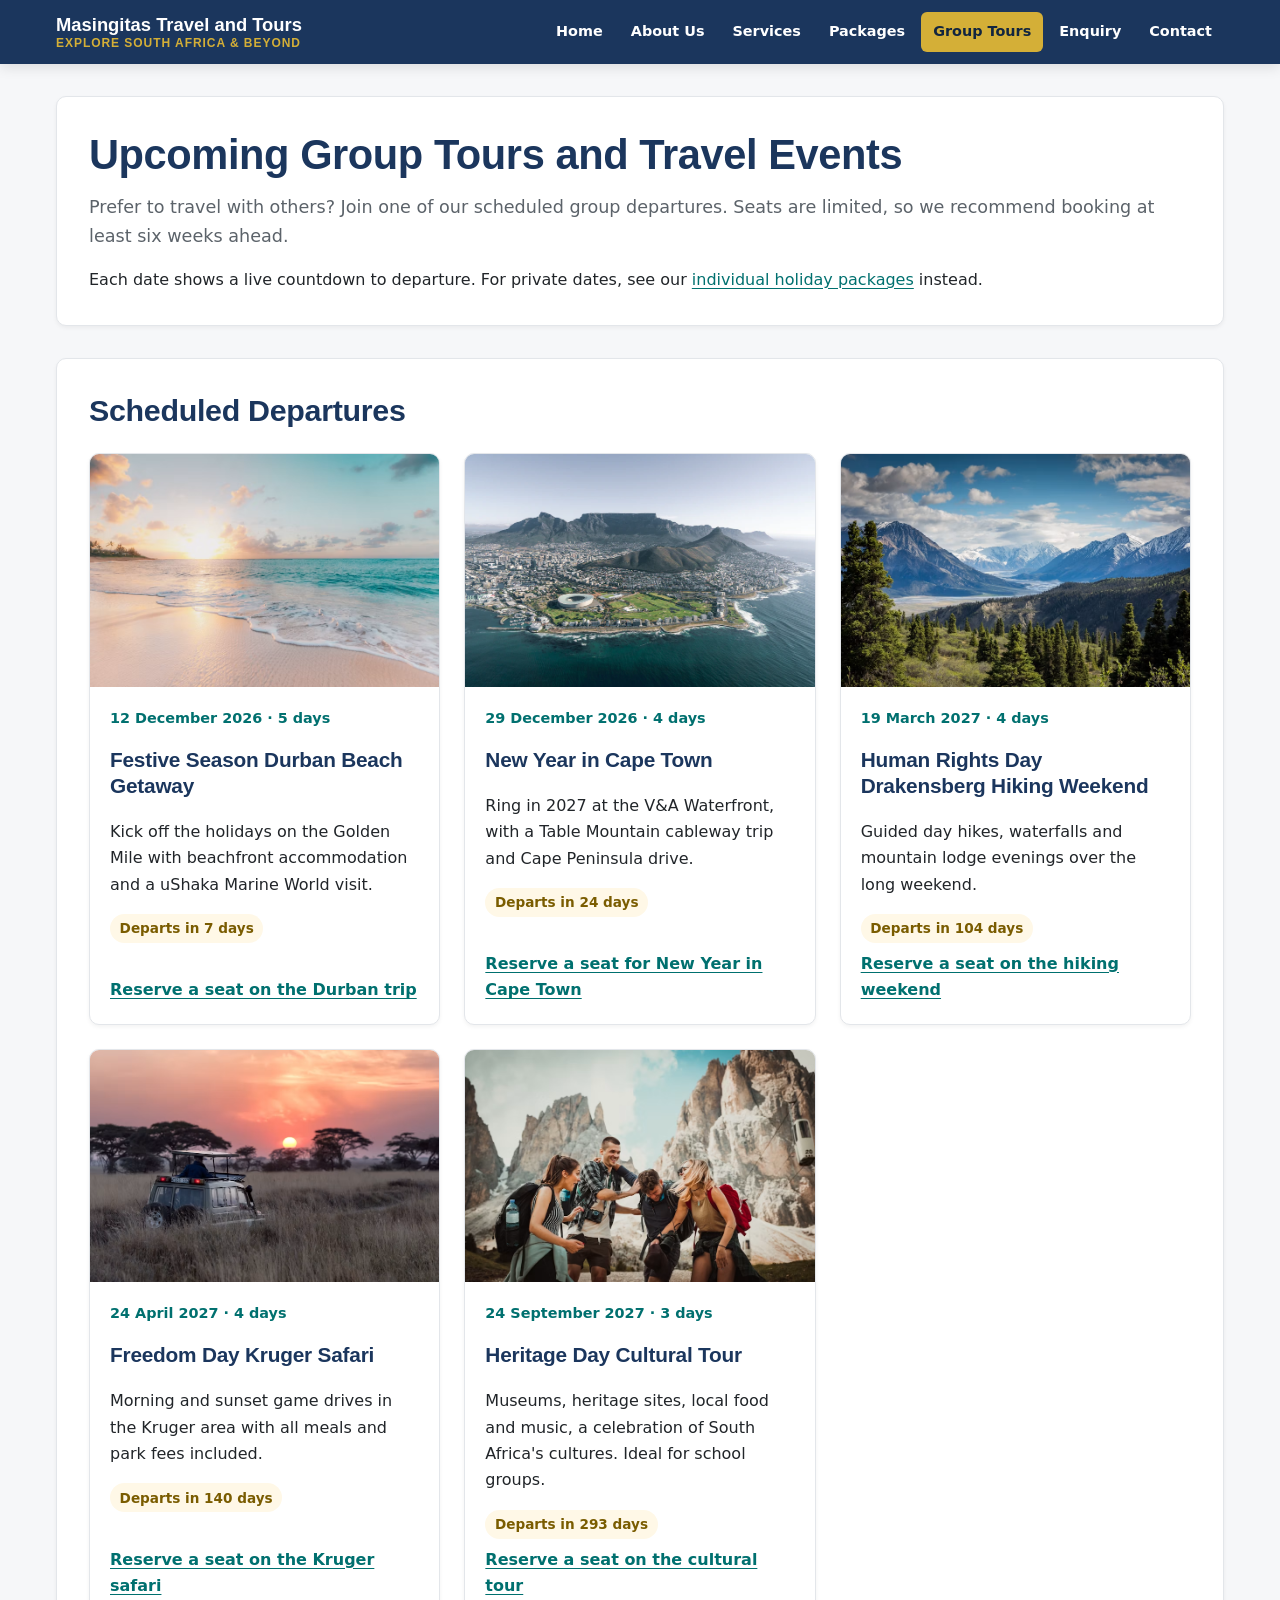
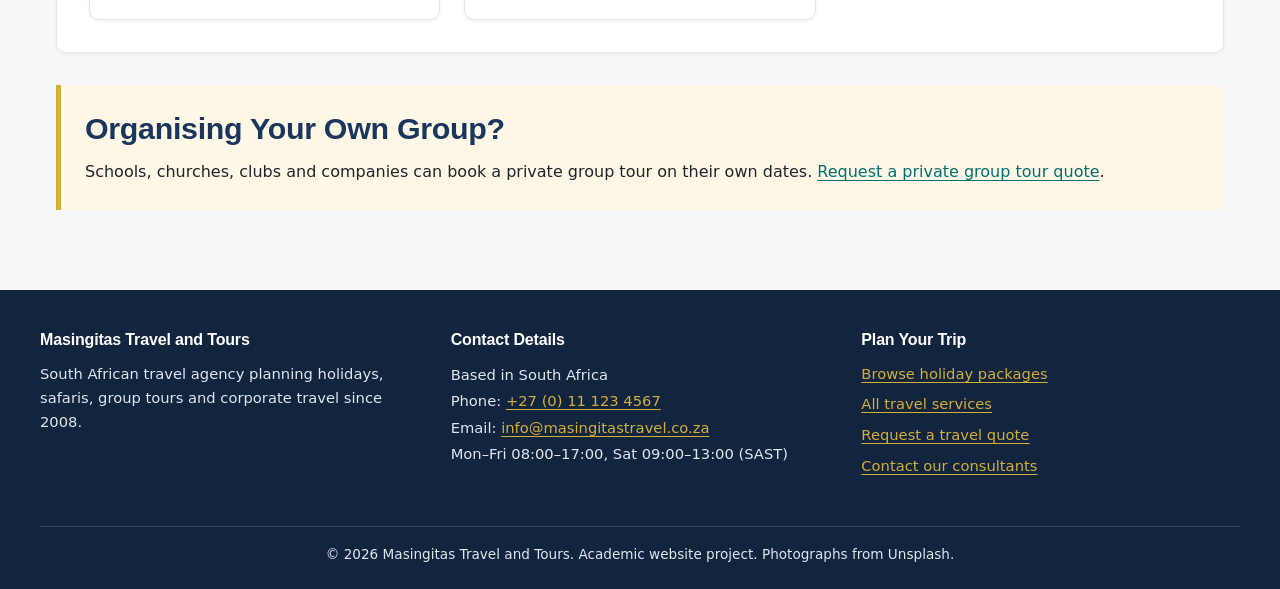
<file: masingita-travel-tours-main/pages/events.html>
<!DOCTYPE html>
<html lang="en-ZA" class="no-js">
<head>
    <meta charset="UTF-8">
    <meta name="viewport" content="width=device-width, initial-scale=1.0">
    <title>Upcoming Group Tours in South Africa | Masingitas Travel and Tours</title>
    <meta name="description" content="Join a scheduled Masingitas group tour: festive Durban beach trip, New Year in Cape Town, Drakensberg hiking, Kruger long-weekend safari and a Heritage Day cultural tour.">
    <meta name="theme-color" content="#1b365d">
    <meta property="og:type" content="website">
    <meta property="og:title" content="Upcoming Group Tours | Masingitas Travel and Tours">
    <meta property="og:description" content="Scheduled group departures across South Africa for the festive season and 2027 long weekends.">
    <link rel="icon" href="../images/favicon.svg" type="image/svg+xml">
    <link rel="stylesheet" href="../css/style.css">
    <script>document.documentElement.className = "js";</script>
    <script src="../js/script.js" defer></script>
</head>

<body>
    <a class="skip-link" href="#main-content">Skip to main content</a>

    <header class="site-header">
        <div class="header-inner">
            <a class="brand" href="../index.html">Masingitas Travel and Tours<span>Explore South Africa &amp; beyond</span></a>
            <button class="nav-toggle" type="button" aria-expanded="false" aria-controls="site-nav">Menu</button>
            <nav id="site-nav" class="site-nav" aria-label="Main navigation">
                <ul>
                    <li><a href="../index.html">Home</a></li>
                    <li><a href="aboutus.html">About Us</a></li>
                    <li><a href="service.html">Services</a></li>
                    <li><a href="menu.html">Packages</a></li>
                    <li><a href="events.html" aria-current="page">Group Tours</a></li>
                    <li><a href="enquiry.html">Enquiry</a></li>
                    <li><a href="contact.html">Contact</a></li>
                </ul>
            </nav>
        </div>
    </header>

    <main id="main-content" tabindex="-1">

        <section>
            <h1>Upcoming Group Tours and Travel Events</h1>
            <p class="lead">
                Prefer to travel with others? Join one of our scheduled group departures. Seats
                are limited, so we recommend booking at least six weeks ahead.
            </p>
            <p>
                Each date shows a live countdown to departure. For private dates, see our
                <a href="menu.html">individual holiday packages</a> instead.
            </p>
        </section>

        <section aria-labelledby="tours-heading">
            <h2 id="tours-heading">Scheduled Departures</h2>
            <!-- Event content is written in HTML so search engines can read it.
                 script.js only adds the countdown badge using data-event-date. -->
            <div class="grid">

                <article class="card" data-event-date="2026-12-12">
                    <img src="../images/beach-and-ocean-at-sunrise.avif"
                         alt="Sandy beach and gentle waves at sunrise"
                         width="800" height="532" loading="lazy" decoding="async">
                    <div class="card-content">
                        <p class="event-date"><time datetime="2026-12-12">12 December 2026</time> · 5 days</p>
                        <h3>Festive Season Durban Beach Getaway</h3>
                        <p>Kick off the holidays on the Golden Mile with beachfront accommodation and a uShaka Marine World visit.</p>
                        <span class="countdown">Upcoming</span>
                        <a class="card-link" href="enquiry.html?service=group-tour&amp;package=Festive+Durban+Beach+Getaway+group+tour">Reserve a seat on the Durban trip</a>
                    </div>
                </article>

                <article class="card" data-event-date="2026-12-29">
                    <img src="../images/cape-town-table-mountain-aerial.webp"
                         alt="Aerial view of Cape Town and Table Mountain beside the ocean"
                         width="800" height="533" loading="lazy" decoding="async">
                    <div class="card-content">
                        <p class="event-date"><time datetime="2026-12-29">29 December 2026</time> · 4 days</p>
                        <h3>New Year in Cape Town</h3>
                        <p>Ring in 2027 at the V&amp;A Waterfront, with a Table Mountain cableway trip and Cape Peninsula drive.</p>
                        <span class="countdown">Upcoming</span>
                        <a class="card-link" href="enquiry.html?service=group-tour&amp;package=New+Year+in+Cape+Town+group+tour">Reserve a seat for New Year in Cape Town</a>
                    </div>
                </article>

                <article class="card" data-event-date="2027-03-19">
                    <img src="../images/mountain-range-and-forest-valley.avif"
                         alt="Mountain range above a forested valley"
                         width="800" height="533" loading="lazy" decoding="async">
                    <div class="card-content">
                        <p class="event-date"><time datetime="2027-03-19">19 March 2027</time> · 4 days</p>
                        <h3>Human Rights Day Drakensberg Hiking Weekend</h3>
                        <p>Guided day hikes, waterfalls and mountain lodge evenings over the long weekend.</p>
                        <span class="countdown">Upcoming</span>
                        <a class="card-link" href="enquiry.html?service=group-tour&amp;package=Drakensberg+Hiking+Weekend+group+tour">Reserve a seat on the hiking weekend</a>
                    </div>
                </article>

                <article class="card" data-event-date="2027-04-24">
                    <img src="../images/safari-game-drive-vehicle.avif"
                         alt="Safari vehicle on a game drive at sunset"
                         width="800" height="535" loading="lazy" decoding="async">
                    <div class="card-content">
                        <p class="event-date"><time datetime="2027-04-24">24 April 2027</time> · 4 days</p>
                        <h3>Freedom Day Kruger Safari</h3>
                        <p>Morning and sunset game drives in the Kruger area with all meals and park fees included.</p>
                        <span class="countdown">Upcoming</span>
                        <a class="card-link" href="enquiry.html?service=group-tour&amp;package=Freedom+Day+Kruger+Safari+group+tour">Reserve a seat on the Kruger safari</a>
                    </div>
                </article>

                <article class="card" data-event-date="2027-09-24">
                    <img src="../images/group-of-friends-hiking.avif"
                         alt="Group of travellers enjoying a day out together"
                         width="800" height="533" loading="lazy" decoding="async">
                    <div class="card-content">
                        <p class="event-date"><time datetime="2027-09-24">24 September 2027</time> · 3 days</p>
                        <h3>Heritage Day Cultural Tour</h3>
                        <p>Museums, heritage sites, local food and music, a celebration of South Africa's cultures. Ideal for school groups.</p>
                        <span class="countdown">Upcoming</span>
                        <a class="card-link" href="enquiry.html?service=group-tour&amp;package=Heritage+Day+Cultural+Tour">Reserve a seat on the cultural tour</a>
                    </div>
                </article>

            </div>
        </section>

        <aside>
            <h2>Organising Your Own Group?</h2>
            <p>
                Schools, churches, clubs and companies can book a private group tour on their own dates.
                <a href="enquiry.html?service=group-tour">Request a private group tour quote</a>.
            </p>
        </aside>

    </main>

    <footer class="site-footer">
        <div class="footer-inner">
            <div>
                <h2>Masingitas Travel and Tours</h2>
                <p>South African travel agency planning holidays, safaris, group tours and corporate travel since 2008.</p>
            </div>
            <div>
                <h2>Contact Details</h2>
                <address>
                    Based in South Africa<br>
                    Phone: <a href="tel:+27111234567">+27 (0) 11 123 4567</a><br>
                    Email: <a href="mailto:info@masingitastravel.co.za">info@masingitastravel.co.za</a><br>
                    Mon–Fri 08:00–17:00, Sat 09:00–13:00 (SAST)
                </address>
            </div>
            <div>
                <h2>Plan Your Trip</h2>
                <ul>
                    <li><a href="menu.html">Browse holiday packages</a></li>
                    <li><a href="service.html">All travel services</a></li>
                    <li><a href="enquiry.html">Request a travel quote</a></li>
                    <li><a href="contact.html">Contact our consultants</a></li>
                </ul>
            </div>
        </div>
        <p class="footer-bottom">&copy; <span id="year">2026</span> Masingitas Travel and Tours. Academic website project. Photographs from Unsplash.</p>
    </footer>

    <button class="back-to-top" type="button" aria-label="Back to top of page">&uarr;</button>
</body>
</html>
</file>
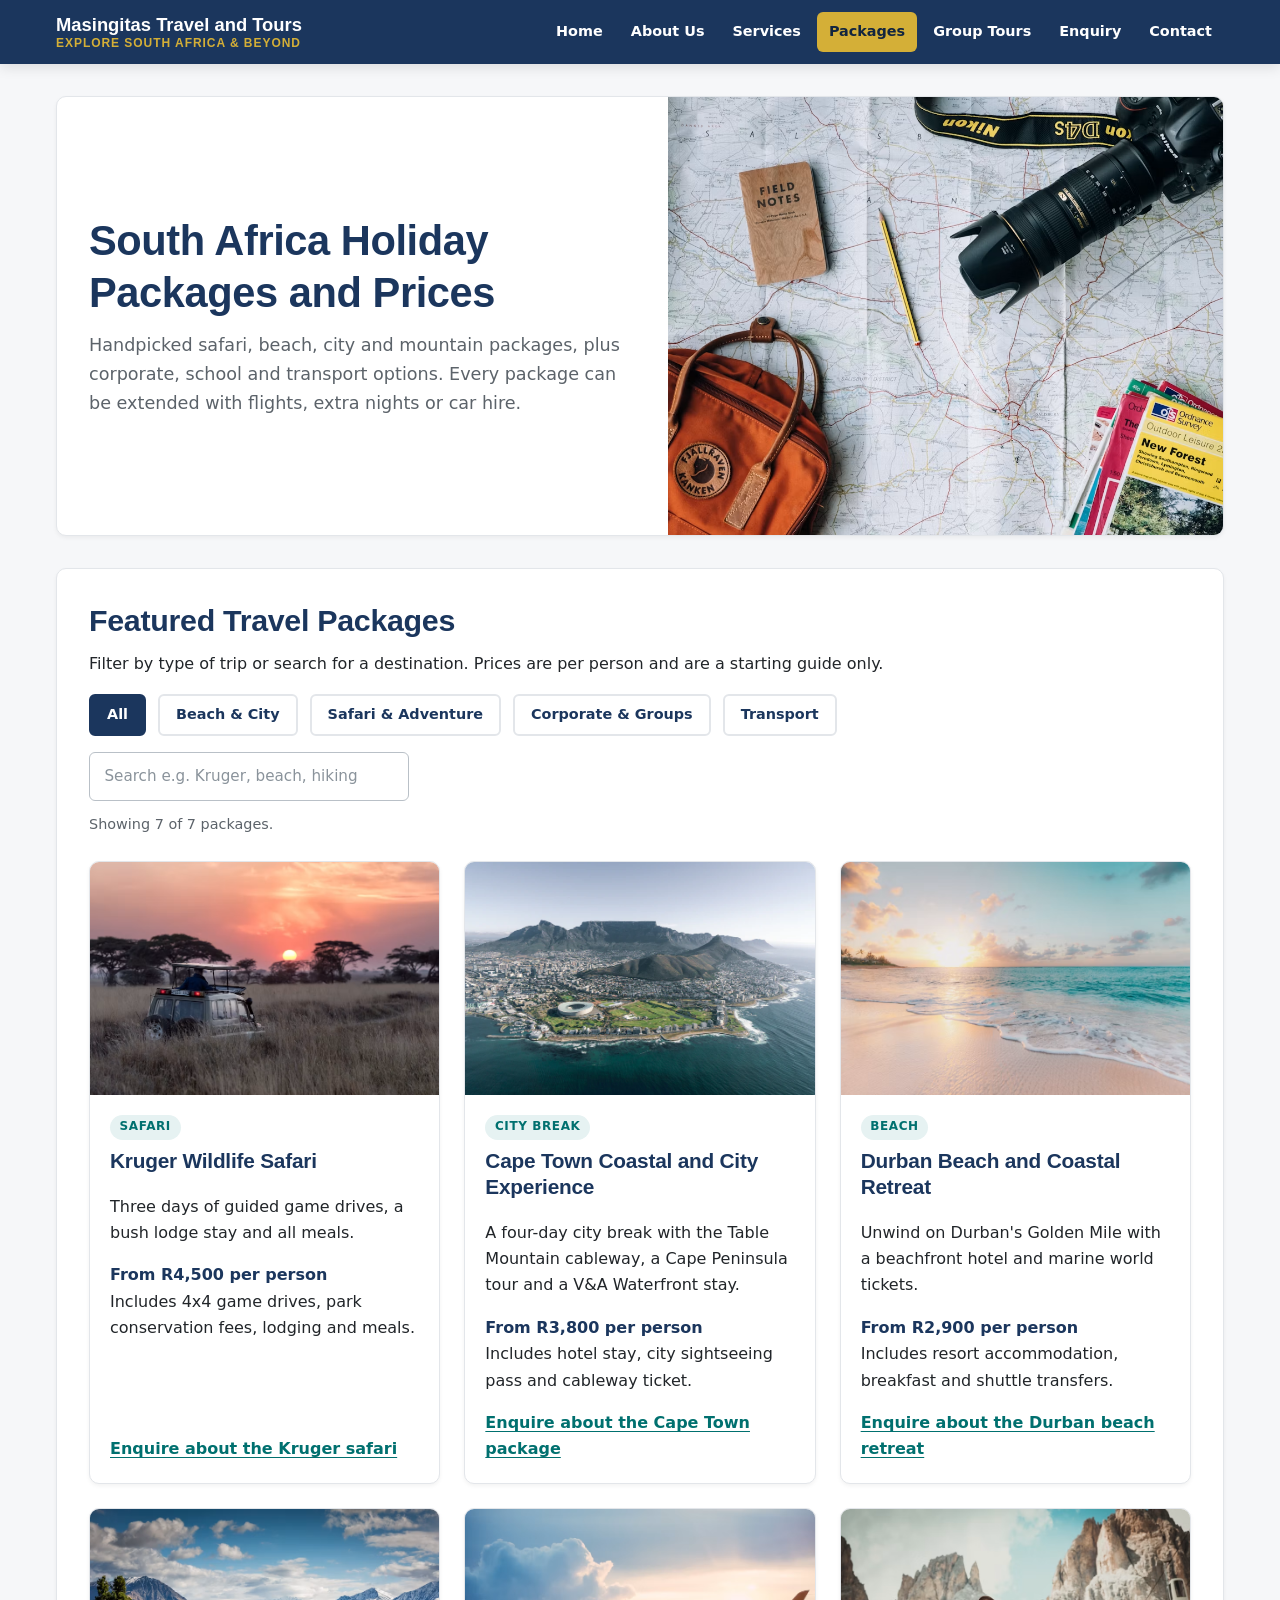
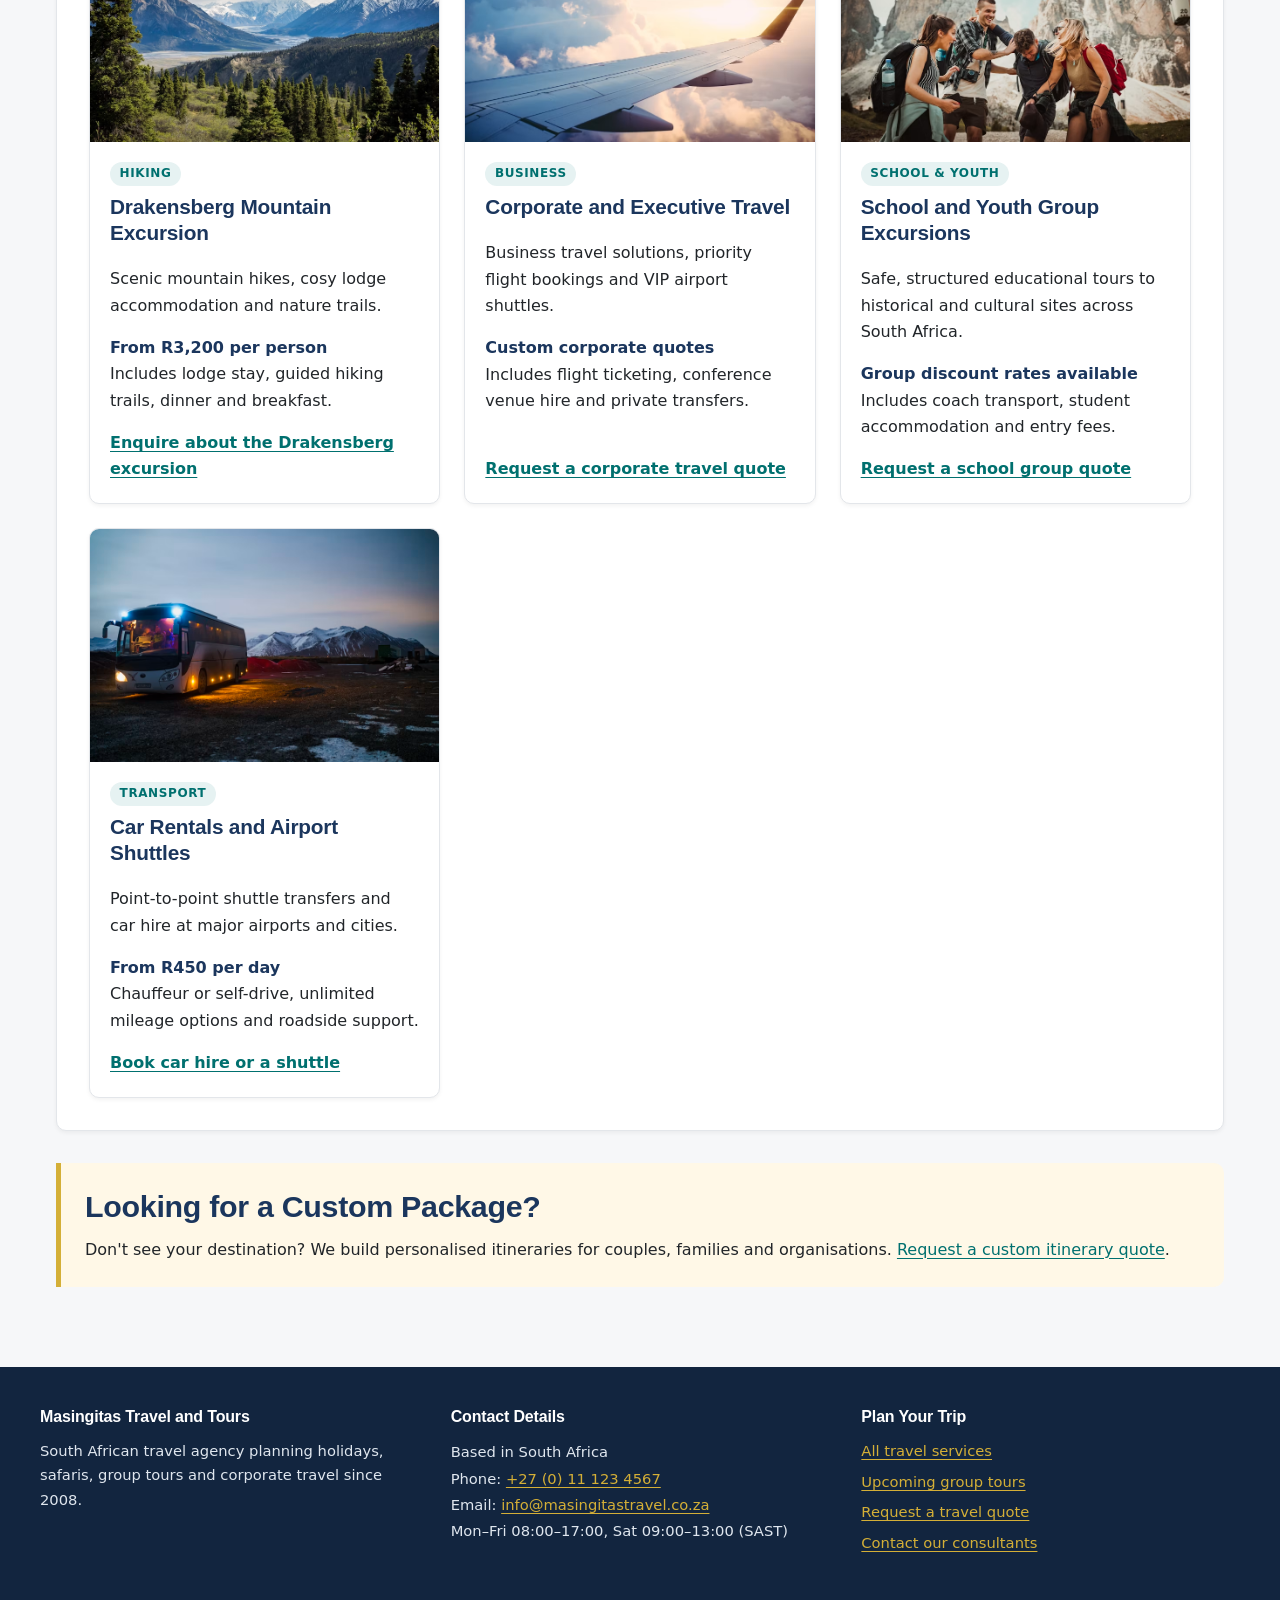
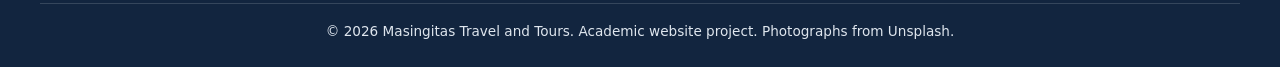
<file: masingita-travel-tours-main/pages/menu.html>
<!DOCTYPE html>
<html lang="en-ZA" class="no-js">
<head>
    <meta charset="UTF-8">
    <meta name="viewport" content="width=device-width, initial-scale=1.0">
    <title>South Africa Holiday Packages &amp; Prices | Masingitas Travel and Tours</title>
    <meta name="description" content="Compare South African holiday packages with prices: Kruger safari from R4,500, Cape Town city break, Durban beach retreat, Drakensberg hiking, school tours and car hire.">
    <meta name="theme-color" content="#1b365d">
    <meta property="og:type" content="website">
    <meta property="og:title" content="Holiday Packages | Masingitas Travel and Tours">
    <meta property="og:description" content="Safari, beach, city, mountain, group and transport packages with starting prices.">
    <link rel="icon" href="../images/favicon.svg" type="image/svg+xml">
    <link rel="stylesheet" href="../css/style.css">
    <script>document.documentElement.className = "js";</script>
    <script src="../js/script.js" defer></script>
</head>

<body>
    <a class="skip-link" href="#main-content">Skip to main content</a>

    <header class="site-header">
        <div class="header-inner">
            <a class="brand" href="../index.html">Masingitas Travel and Tours<span>Explore South Africa &amp; beyond</span></a>
            <button class="nav-toggle" type="button" aria-expanded="false" aria-controls="site-nav">Menu</button>
            <nav id="site-nav" class="site-nav" aria-label="Main navigation">
                <ul>
                    <li><a href="../index.html">Home</a></li>
                    <li><a href="aboutus.html">About Us</a></li>
                    <li><a href="service.html">Services</a></li>
                    <li><a href="menu.html" aria-current="page">Packages</a></li>
                    <li><a href="events.html">Group Tours</a></li>
                    <li><a href="enquiry.html">Enquiry</a></li>
                    <li><a href="contact.html">Contact</a></li>
                </ul>
            </nav>
        </div>
    </header>

    <main id="main-content" tabindex="-1">

        <section class="hero">
            <div class="hero-text">
                <h1>South Africa Holiday Packages and Prices</h1>
                <p class="lead">
                    Handpicked safari, beach, city and mountain packages, plus corporate, school and
                    transport options. Every package can be extended with flights, extra nights or
                    car hire.
                </p>
            </div>
            <figure>
                <img src="../images/travel-map-camera-and-backpack.avif"
                     alt="Travel map, camera, notebook and backpack laid out for trip planning"
                     width="1000" height="790" fetchpriority="high" decoding="async">
            </figure>
        </section>

        <section aria-labelledby="packages-heading">
            <h2 id="packages-heading">Featured Travel Packages</h2>
            <p>Filter by type of trip or search for a destination. Prices are per person and are a starting guide only.</p>

            <!-- Filter controls (powered by js/script.js) -->
            <div class="filter-bar" role="group" aria-label="Filter packages by type">
                <button type="button" class="filter-btn" data-filter="all" aria-pressed="true">All</button>
                <button type="button" class="filter-btn" data-filter="leisure" aria-pressed="false">Beach &amp; City</button>
                <button type="button" class="filter-btn" data-filter="adventure" aria-pressed="false">Safari &amp; Adventure</button>
                <button type="button" class="filter-btn" data-filter="groups" aria-pressed="false">Corporate &amp; Groups</button>
                <button type="button" class="filter-btn" data-filter="transport" aria-pressed="false">Transport</button>
            </div>
            <div class="filter-bar">
                <label class="visually-hidden" for="package-search">Search packages</label>
                <input type="search" id="package-search" placeholder="Search e.g. Kruger, beach, hiking">
            </div>
            <p id="result-count" class="result-count" aria-live="polite"></p>

            <div class="grid" id="package-list">

                <article class="card" data-category="adventure">
                    <img src="../images/safari-game-drive-vehicle.avif"
                         alt="Open safari game-drive vehicle in tall grass at sunset"
                         width="800" height="535" loading="lazy" decoding="async">
                    <div class="card-content">
                        <span class="tag">Safari</span>
                        <h3>Kruger Wildlife Safari</h3>
                        <p>Three days of guided game drives, a bush lodge stay and all meals.</p>
                        <p><span class="price">From R4,500 per person</span><br>
                           Includes 4x4 game drives, park conservation fees, lodging and meals.</p>
                        <a class="card-link" href="enquiry.html?service=safari&amp;package=Kruger+Wildlife+Safari+package">Enquire about the Kruger safari</a>
                    </div>
                </article>

                <article class="card" data-category="leisure">
                    <img src="../images/cape-town-table-mountain-aerial.webp"
                         alt="Aerial view of Cape Town, the stadium and the coastline below Table Mountain"
                         width="800" height="533" loading="lazy" decoding="async">
                    <div class="card-content">
                        <span class="tag">City break</span>
                        <h3>Cape Town Coastal and City Experience</h3>
                        <p>A four-day city break with the Table Mountain cableway, a Cape Peninsula tour and a V&amp;A Waterfront stay.</p>
                        <p><span class="price">From R3,800 per person</span><br>
                           Includes hotel stay, city sightseeing pass and cableway ticket.</p>
                        <a class="card-link" href="enquiry.html?service=holiday-package&amp;package=Cape+Town+Coastal+and+City+Experience">Enquire about the Cape Town package</a>
                    </div>
                </article>

                <article class="card" data-category="leisure">
                    <img src="../images/beach-and-ocean-at-sunrise.avif"
                         alt="Golden beach and turquoise waves at sunrise"
                         width="800" height="532" loading="lazy" decoding="async">
                    <div class="card-content">
                        <span class="tag">Beach</span>
                        <h3>Durban Beach and Coastal Retreat</h3>
                        <p>Unwind on Durban's Golden Mile with a beachfront hotel and marine world tickets.</p>
                        <p><span class="price">From R2,900 per person</span><br>
                           Includes resort accommodation, breakfast and shuttle transfers.</p>
                        <a class="card-link" href="enquiry.html?service=holiday-package&amp;package=Durban+Beach+and+Coastal+Retreat">Enquire about the Durban beach retreat</a>
                    </div>
                </article>

                <article class="card" data-category="adventure">
                    <img src="../images/mountain-range-and-forest-valley.avif"
                         alt="Mountain peaks rising above a forested valley"
                         width="800" height="533" loading="lazy" decoding="async">
                    <div class="card-content">
                        <span class="tag">Hiking</span>
                        <h3>Drakensberg Mountain Excursion</h3>
                        <p>Scenic mountain hikes, cosy lodge accommodation and nature trails.</p>
                        <p><span class="price">From R3,200 per person</span><br>
                           Includes lodge stay, guided hiking trails, dinner and breakfast.</p>
                        <a class="card-link" href="enquiry.html?service=holiday-package&amp;package=Drakensberg+Mountain+Excursion">Enquire about the Drakensberg excursion</a>
                    </div>
                </article>

                <article class="card" data-category="groups">
                    <img src="../images/airplane-wing-above-clouds-small.avif"
                         alt="Aeroplane wing above white clouds and a blue sky"
                         width="800" height="531" loading="lazy" decoding="async">
                    <div class="card-content">
                        <span class="tag">Business</span>
                        <h3>Corporate and Executive Travel</h3>
                        <p>Business travel solutions, priority flight bookings and VIP airport shuttles.</p>
                        <p><span class="price">Custom corporate quotes</span><br>
                           Includes flight ticketing, conference venue hire and private transfers.</p>
                        <a class="card-link" href="enquiry.html?service=corporate">Request a corporate travel quote</a>
                    </div>
                </article>

                <article class="card" data-category="groups">
                    <img src="../images/group-of-friends-hiking.avif"
                         alt="Group of young travellers celebrating outdoors in the mountains"
                         width="800" height="533" loading="lazy" decoding="async">
                    <div class="card-content">
                        <span class="tag">School &amp; youth</span>
                        <h3>School and Youth Group Excursions</h3>
                        <p>Safe, structured educational tours to historical and cultural sites across South Africa.</p>
                        <p><span class="price">Group discount rates available</span><br>
                           Includes coach transport, student accommodation and entry fees.</p>
                        <a class="card-link" href="enquiry.html?service=group-tour&amp;package=School+and+Youth+Group+Excursion">Request a school group quote</a>
                    </div>
                </article>

                <article class="card" data-category="transport">
                    <img src="../images/coach-bus-at-dusk.avif"
                         alt="Passenger coach with headlights on at dusk"
                         width="800" height="534" loading="lazy" decoding="async">
                    <div class="card-content">
                        <span class="tag">Transport</span>
                        <h3>Car Rentals and Airport Shuttles</h3>
                        <p>Point-to-point shuttle transfers and car hire at major airports and cities.</p>
                        <p><span class="price">From R450 per day</span><br>
                           Chauffeur or self-drive, unlimited mileage options and roadside support.</p>
                        <a class="card-link" href="enquiry.html?service=shuttle-car">Book car hire or a shuttle</a>
                    </div>
                </article>

            </div>
        </section>

        <aside>
            <h2>Looking for a Custom Package?</h2>
            <p>
                Don't see your destination? We build personalised itineraries for couples,
                families and organisations.
                <a href="enquiry.html?service=holiday-package">Request a custom itinerary quote</a>.
            </p>
        </aside>

    </main>

    <footer class="site-footer">
        <div class="footer-inner">
            <div>
                <h2>Masingitas Travel and Tours</h2>
                <p>South African travel agency planning holidays, safaris, group tours and corporate travel since 2008.</p>
            </div>
            <div>
                <h2>Contact Details</h2>
                <address>
                    Based in South Africa<br>
                    Phone: <a href="tel:+27111234567">+27 (0) 11 123 4567</a><br>
                    Email: <a href="mailto:info@masingitastravel.co.za">info@masingitastravel.co.za</a><br>
                    Mon–Fri 08:00–17:00, Sat 09:00–13:00 (SAST)
                </address>
            </div>
            <div>
                <h2>Plan Your Trip</h2>
                <ul>
                    <li><a href="service.html">All travel services</a></li>
                    <li><a href="events.html">Upcoming group tours</a></li>
                    <li><a href="enquiry.html">Request a travel quote</a></li>
                    <li><a href="contact.html">Contact our consultants</a></li>
                </ul>
            </div>
        </div>
        <p class="footer-bottom">&copy; <span id="year">2026</span> Masingitas Travel and Tours. Academic website project. Photographs from Unsplash.</p>
    </footer>

    <button class="back-to-top" type="button" aria-label="Back to top of page">&uarr;</button>
</body>
</html>
</file>
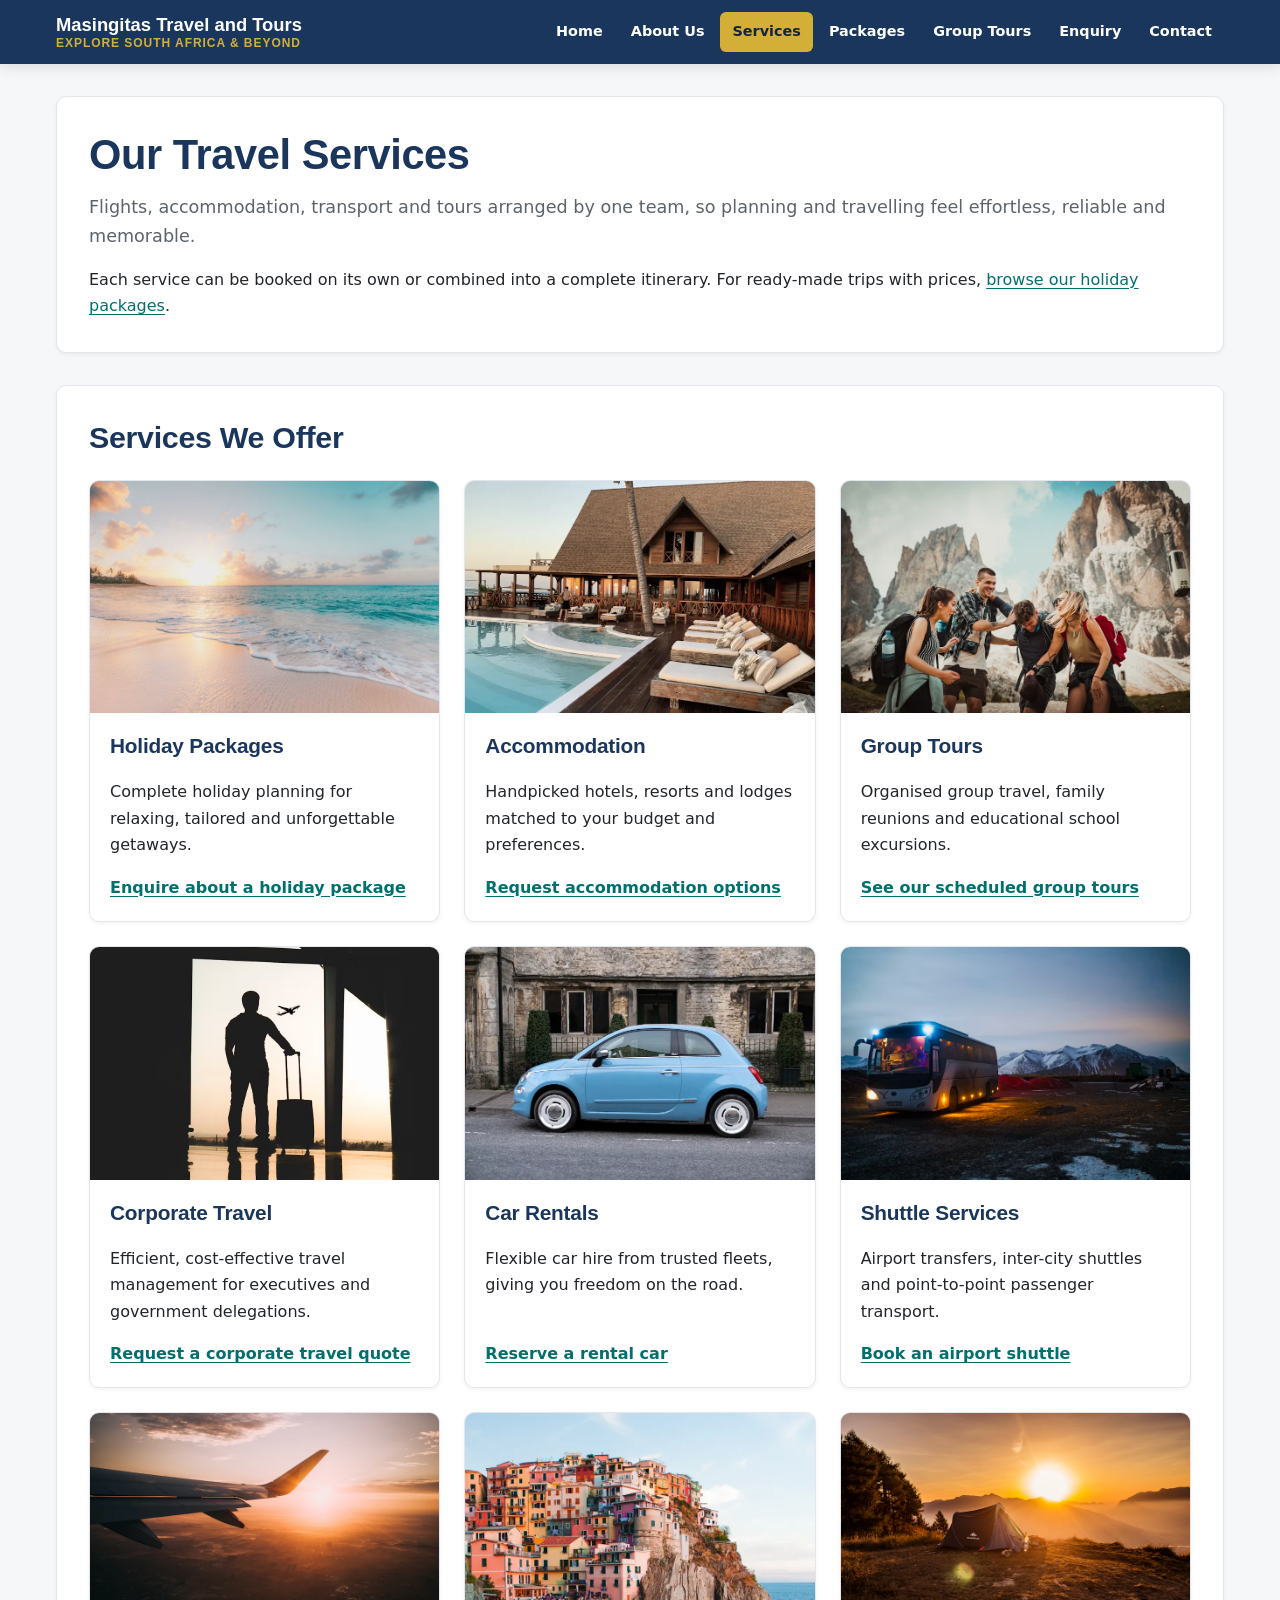
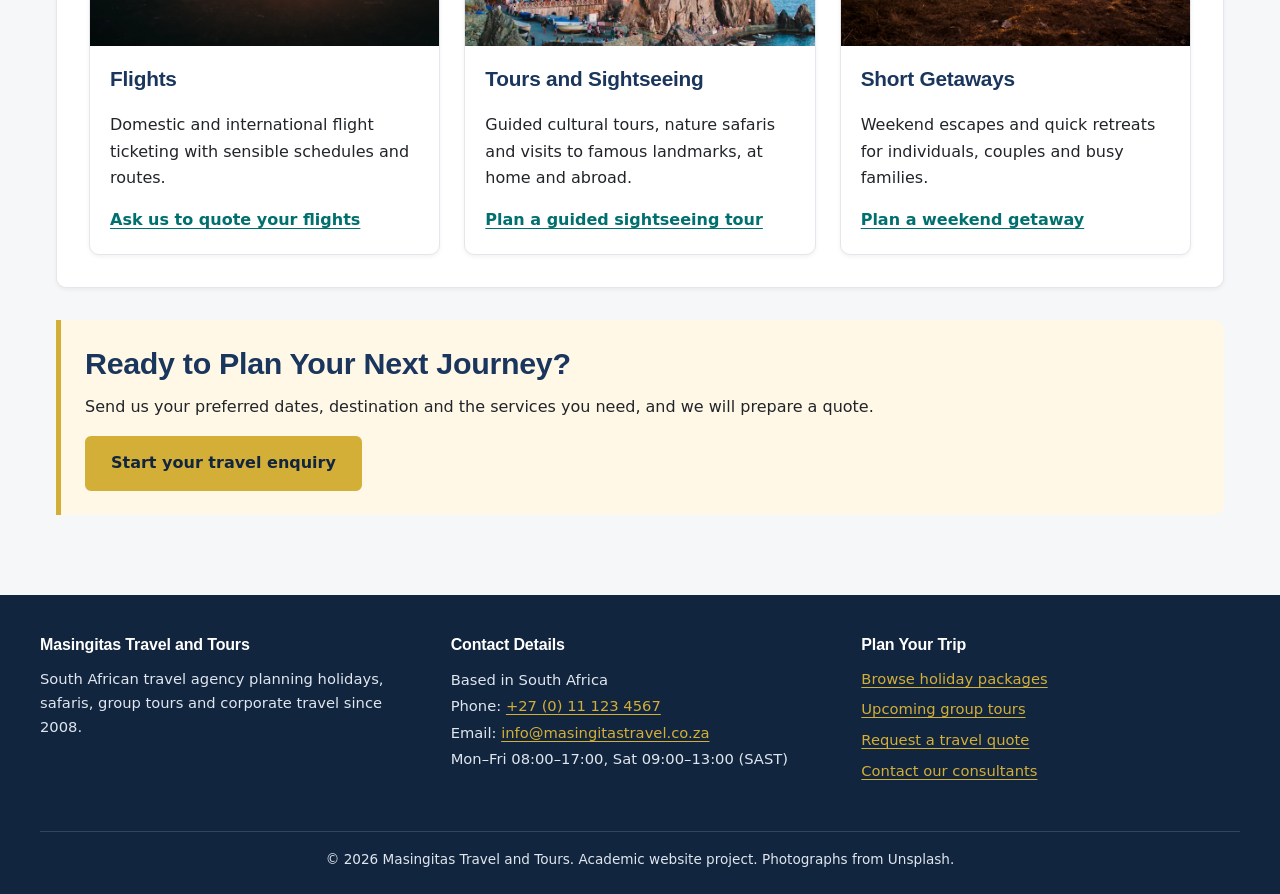
<file: masingita-travel-tours-main/pages/service.html>
<!DOCTYPE html>
<html lang="en-ZA" class="no-js">
<head>
    <meta charset="UTF-8">
    <meta name="viewport" content="width=device-width, initial-scale=1.0">
    <title>Travel Services: Flights, Stays &amp; Car Hire | Masingitas Travel</title>
    <meta name="description" content="Holiday packages, accommodation, flights, car rentals, airport shuttles, group tours, corporate travel and guided sightseeing, all arranged by one South African travel agency.">
    <meta name="theme-color" content="#1b365d">
    <meta property="og:type" content="website">
    <meta property="og:title" content="Travel Services | Masingitas Travel and Tours">
    <meta property="og:description" content="Flights, stays, transport and tours combined into one itinerary.">
    <link rel="icon" href="../images/favicon.svg" type="image/svg+xml">
    <link rel="stylesheet" href="../css/style.css">
    <script>document.documentElement.className = "js";</script>
    <script src="../js/script.js" defer></script>
</head>

<body>
    <a class="skip-link" href="#main-content">Skip to main content</a>

    <header class="site-header">
        <div class="header-inner">
            <a class="brand" href="../index.html">Masingitas Travel and Tours<span>Explore South Africa &amp; beyond</span></a>
            <button class="nav-toggle" type="button" aria-expanded="false" aria-controls="site-nav">Menu</button>
            <nav id="site-nav" class="site-nav" aria-label="Main navigation">
                <ul>
                    <li><a href="../index.html">Home</a></li>
                    <li><a href="aboutus.html">About Us</a></li>
                    <li><a href="service.html" aria-current="page">Services</a></li>
                    <li><a href="menu.html">Packages</a></li>
                    <li><a href="events.html">Group Tours</a></li>
                    <li><a href="enquiry.html">Enquiry</a></li>
                    <li><a href="contact.html">Contact</a></li>
                </ul>
            </nav>
        </div>
    </header>

    <main id="main-content" tabindex="-1">

        <section>
            <h1>Our Travel Services</h1>
            <p class="lead">
                Flights, accommodation, transport and tours arranged by one team, so planning
                and travelling feel effortless, reliable and memorable.
            </p>
            <p>
                Each service can be booked on its own or combined into a complete itinerary.
                For ready-made trips with prices, <a href="menu.html">browse our holiday packages</a>.
            </p>
        </section>

        <section aria-labelledby="services-heading">
            <h2 id="services-heading">Services We Offer</h2>
            <div class="grid">

                <article class="card">
                    <img src="../images/beach-and-ocean-at-sunrise.avif"
                         alt="Gentle waves on a sandy beach at sunrise"
                         width="800" height="532" loading="lazy" decoding="async">
                    <div class="card-content">
                        <h3>Holiday Packages</h3>
                        <p>Complete holiday planning for relaxing, tailored and unforgettable getaways.</p>
                        <a class="card-link" href="enquiry.html?service=holiday-package">Enquire about a holiday package</a>
                    </div>
                </article>

                <article class="card">
                    <img src="../images/lodge-pool-deck.webp"
                         alt="Thatched lodge with a swimming pool and sun loungers on a wooden deck"
                         width="800" height="533" loading="lazy" decoding="async">
                    <div class="card-content">
                        <h3>Accommodation</h3>
                        <p>Handpicked hotels, resorts and lodges matched to your budget and preferences.</p>
                        <a class="card-link" href="enquiry.html?service=accommodation">Request accommodation options</a>
                    </div>
                </article>

                <article class="card">
                    <img src="../images/group-of-friends-hiking.avif"
                         alt="Group of friends laughing together on a mountain hiking trip"
                         width="800" height="533" loading="lazy" decoding="async">
                    <div class="card-content">
                        <h3>Group Tours</h3>
                        <p>Organised group travel, family reunions and educational school excursions.</p>
                        <a class="card-link" href="events.html">See our scheduled group tours</a>
                    </div>
                </article>

                <article class="card">
                    <img src="../images/traveller-with-suitcase-at-airport.avif"
                         alt="Business traveller with a suitcase watching a plane take off from an airport window"
                         width="1000" height="1250" loading="lazy" decoding="async">
                    <div class="card-content">
                        <h3>Corporate Travel</h3>
                        <p>Efficient, cost-effective travel management for executives and government delegations.</p>
                        <a class="card-link" href="enquiry.html?service=corporate">Request a corporate travel quote</a>
                    </div>
                </article>

                <article class="card">
                    <img src="../images/rental-car-parked-on-street.webp"
                         alt="Small light-blue rental car parked on a village street"
                         width="800" height="533" loading="lazy" decoding="async">
                    <div class="card-content">
                        <h3>Car Rentals</h3>
                        <p>Flexible car hire from trusted fleets, giving you freedom on the road.</p>
                        <a class="card-link" href="enquiry.html?service=shuttle-car">Reserve a rental car</a>
                    </div>
                </article>

                <article class="card">
                    <img src="../images/coach-bus-at-dusk.avif"
                         alt="Passenger coach with its lights on, parked near snowy mountains at dusk"
                         width="800" height="534" loading="lazy" decoding="async">
                    <div class="card-content">
                        <h3>Shuttle Services</h3>
                        <p>Airport transfers, inter-city shuttles and point-to-point passenger transport.</p>
                        <a class="card-link" href="enquiry.html?service=shuttle-car">Book an airport shuttle</a>
                    </div>
                </article>

                <article class="card">
                    <img src="../images/airplane-wing-at-sunset.webp"
                         alt="Aircraft wing above the clouds at sunset"
                         width="800" height="534" loading="lazy" decoding="async">
                    <div class="card-content">
                        <h3>Flights</h3>
                        <p>Domestic and international flight ticketing with sensible schedules and routes.</p>
                        <a class="card-link" href="enquiry.html?service=flights">Ask us to quote your flights</a>
                    </div>
                </article>

                <article class="card">
                    <img src="../images/colourful-coastal-village.webp"
                         alt="Colourful houses on a cliff above the sea in a coastal village"
                         width="800" height="600" loading="lazy" decoding="async">
                    <div class="card-content">
                        <h3>Tours and Sightseeing</h3>
                        <p>Guided cultural tours, nature safaris and visits to famous landmarks, at home and abroad.</p>
                        <a class="card-link" href="enquiry.html?service=tours">Plan a guided sightseeing tour</a>
                    </div>
                </article>

                <article class="card">
                    <img src="../images/tent-on-hilltop-at-sunrise.webp"
                         alt="Small tent on a grassy hilltop overlooking mountains at sunrise"
                         width="800" height="600" loading="lazy" decoding="async">
                    <div class="card-content">
                        <h3>Short Getaways</h3>
                        <p>Weekend escapes and quick retreats for individuals, couples and busy families.</p>
                        <a class="card-link" href="enquiry.html?service=holiday-package">Plan a weekend getaway</a>
                    </div>
                </article>

            </div>
        </section>

        <aside>
            <h2>Ready to Plan Your Next Journey?</h2>
            <p>Send us your preferred dates, destination and the services you need, and we will prepare a quote.</p>
            <p><a class="btn" href="enquiry.html">Start your travel enquiry</a></p>
        </aside>

    </main>

    <footer class="site-footer">
        <div class="footer-inner">
            <div>
                <h2>Masingitas Travel and Tours</h2>
                <p>South African travel agency planning holidays, safaris, group tours and corporate travel since 2008.</p>
            </div>
            <div>
                <h2>Contact Details</h2>
                <address>
                    Based in South Africa<br>
                    Phone: <a href="tel:+27111234567">+27 (0) 11 123 4567</a><br>
                    Email: <a href="mailto:info@masingitastravel.co.za">info@masingitastravel.co.za</a><br>
                    Mon–Fri 08:00–17:00, Sat 09:00–13:00 (SAST)
                </address>
            </div>
            <div>
                <h2>Plan Your Trip</h2>
                <ul>
                    <li><a href="menu.html">Browse holiday packages</a></li>
                    <li><a href="events.html">Upcoming group tours</a></li>
                    <li><a href="enquiry.html">Request a travel quote</a></li>
                    <li><a href="contact.html">Contact our consultants</a></li>
                </ul>
            </div>
        </div>
        <p class="footer-bottom">&copy; <span id="year">2026</span> Masingitas Travel and Tours. Academic website project. Photographs from Unsplash.</p>
    </footer>

    <button class="back-to-top" type="button" aria-label="Back to top of page">&uarr;</button>
</body>
</html>
</file>
<file: masingita-travel-tours-main/css/style.css>
/* ==========================================================================
   MASINGITAS TRAVEL AND TOURS - MASTER STYLESHEET
   Part 2 stylesheet, revised in Part 3 (SEO, performance and JavaScript)
   ========================================================================== */

/* --------------------------------------------------------------------------
   1. RESET & DESIGN TOKENS
   -------------------------------------------------------------------------- */
*,
*::before,
*::after {
    box-sizing: border-box;
    margin: 0;
    padding: 0;
}

:root {
    --primary-color: #1b365d;       /* Deep African navy */
    --primary-dark: #12253f;
    --secondary-color: #00706f;     /* Deep teal (darkened for AA contrast) */
    --accent-color: #d4af37;        /* Warm gold */
    --accent-hover: #b89628;
    --bg-light: #f6f7f9;
    --bg-card: #ffffff;
    --bg-warm: #fff8e7;
    --text-dark: #212529;
    --text-muted: #5c636a;
    --border-color: #e3e6ea;
    --success: #1e7a46;
    --danger: #b3261e;

    --shadow-sm: 0 2px 4px rgba(0, 0, 0, 0.05);
    --shadow-md: 0 4px 12px rgba(0, 0, 0, 0.1);
    --shadow-lg: 0 8px 24px rgba(0, 0, 0, 0.15);

    /* System font stacks: no web-font download, so text renders instantly */
    --font-heading: "Segoe UI", Roboto, "Helvetica Neue", Arial, sans-serif;
    --font-body: system-ui, -apple-system, "Segoe UI", Roboto, Arial, sans-serif;

    --container-max-width: 1200px;
    --border-radius: 10px;
    --transition-speed: 0.25s ease;
}

html {
    scroll-behavior: smooth;
    -webkit-text-size-adjust: 100%;
}

body {
    font-family: var(--font-body);
    font-size: 1rem;
    line-height: 1.65;
    color: var(--text-dark);
    background-color: var(--bg-light);
    display: flex;
    flex-direction: column;
    min-height: 100vh;
    overflow-x: hidden;
}

@media (prefers-reduced-motion: reduce) {
    html { scroll-behavior: auto; }
    *, *::before, *::after {
        transition-duration: 0.01ms !important;
        animation-duration: 0.01ms !important;
    }
}

/* --------------------------------------------------------------------------
   2. TYPOGRAPHY
   -------------------------------------------------------------------------- */
h1, h2, h3, h4 {
    font-family: var(--font-heading);
    font-weight: 700;
    line-height: 1.25;
    color: var(--primary-color);
    margin-bottom: 0.75rem;
    letter-spacing: -0.01em;
}

h1 { font-size: clamp(1.75rem, 4vw, 2.6rem); }
h2 { font-size: clamp(1.35rem, 3vw, 1.9rem); }
h3 { font-size: clamp(1.1rem, 2vw, 1.3rem); }

p { margin-bottom: 1rem; }
p:last-child { margin-bottom: 0; }

ul { padding-left: 1.25rem; margin-bottom: 1rem; }
li { margin-bottom: 0.4rem; }

strong { color: var(--primary-color); }

a {
    color: var(--secondary-color);
    text-underline-offset: 3px;
    transition: color var(--transition-speed);
}

a:hover { color: var(--primary-color); }

:focus-visible {
    outline: 3px solid var(--accent-color);
    outline-offset: 2px;
}

::selection {
    background-color: var(--accent-color);
    color: #ffffff;
}

.lead {
    font-size: 1.1rem;
    color: var(--text-muted);
}

[hidden] { display: none !important; }

.visually-hidden {
    position: absolute !important;
    width: 1px; height: 1px;
    overflow: hidden;
    clip: rect(0 0 0 0);
    white-space: nowrap;
}

/* Skip link: lets keyboard users jump past the navigation */
.skip-link {
    position: absolute;
    left: 1rem;
    top: -3rem;
    background: var(--accent-color);
    color: var(--primary-dark);
    padding: 0.5rem 1rem;
    border-radius: 4px;
    font-weight: 700;
    z-index: 2000;
}
.skip-link:focus { top: 0.5rem; }

/* --------------------------------------------------------------------------
   3. HEADER & NAVIGATION
   -------------------------------------------------------------------------- */
.site-header {
    background-color: var(--primary-color);
    color: #ffffff;
    box-shadow: var(--shadow-md);
    position: sticky;
    top: 0;
    z-index: 1000;
}

.header-inner {
    max-width: var(--container-max-width);
    margin: 0 auto;
    padding: 0.75rem 1rem;
    display: flex;
    align-items: center;
    justify-content: space-between;
    gap: 1rem;
    flex-wrap: wrap;
}

.brand {
    color: #ffffff;
    text-decoration: none;
    font-family: var(--font-heading);
    font-weight: 800;
    font-size: 1.15rem;
    line-height: 1.2;
}
.brand span { color: var(--accent-color); display: block; font-size: 0.75rem; font-weight: 600; letter-spacing: 0.08em; text-transform: uppercase; }
.brand:hover { color: #ffffff; }

.nav-toggle {
    display: none;
    background: transparent;
    border: 2px solid rgba(255, 255, 255, 0.4);
    color: #ffffff;
    padding: 0.45rem 0.8rem;
    border-radius: 6px;
    font-size: 0.9rem;
    font-weight: 700;
    cursor: pointer;
    text-transform: none;
    letter-spacing: 0;
}
.nav-toggle:hover { background: rgba(255, 255, 255, 0.12); transform: none; }

.site-nav ul {
    list-style: none;
    display: flex;
    flex-wrap: wrap;
    gap: 0.25rem;
    padding: 0;
    margin: 0;
}

.site-nav li { margin: 0; }

.site-nav a {
    display: block;
    color: #ffffff;
    text-decoration: none;
    font-weight: 600;
    font-size: 0.9rem;
    padding: 0.5rem 0.75rem;
    border-radius: 6px;
}

.site-nav a:hover,
.site-nav a:focus-visible {
    background-color: rgba(255, 255, 255, 0.14);
    color: var(--accent-color);
}

.site-nav a[aria-current="page"] {
    background-color: var(--accent-color);
    color: var(--primary-dark);
}

/* --------------------------------------------------------------------------
   4. LAYOUT
   -------------------------------------------------------------------------- */
main {
    width: 100%;
    max-width: var(--container-max-width);
    margin: 0 auto;
    padding: 2rem 1rem 3rem;
    flex: 1;
}

section {
    background: var(--bg-card);
    padding: 2rem;
    margin-bottom: 2rem;
    border-radius: var(--border-radius);
    box-shadow: var(--shadow-sm);
    border: 1px solid var(--border-color);
}

section section {
    padding: 0;
    border: 0;
    box-shadow: none;
    margin: 1.5rem 0 0;
}

aside {
    background: var(--bg-warm);
    border-left: 5px solid var(--accent-color);
    padding: 1.5rem;
    margin: 2rem 0;
    border-radius: 0 var(--border-radius) var(--border-radius) 0;
}

/* Hero banner used at the top of each page */
.hero {
    position: relative;
    padding: 0;
    overflow: hidden;
    display: grid;
    grid-template-columns: 1.1fr 1fr;
    align-items: stretch;
}
.hero-text { padding: 2.5rem 2rem; align-self: center; }
.hero figure { margin: 0; height: 100%; }
.hero img { width: 100%; height: 100%; min-height: 280px; border-radius: 0; }

.button-row { display: flex; flex-wrap: wrap; gap: 0.75rem; margin-top: 1.25rem; }

/* Card grid */
.grid {
    display: grid;
    grid-template-columns: repeat(auto-fill, minmax(260px, 1fr));
    gap: 1.5rem;
    margin-top: 1.5rem;
}

.card {
    background: var(--bg-card);
    border-radius: var(--border-radius);
    border: 1px solid var(--border-color);
    display: flex;
    flex-direction: column;
    overflow: hidden;
    box-shadow: var(--shadow-sm);
    transition: transform var(--transition-speed), box-shadow var(--transition-speed), border-color var(--transition-speed);
}

.card:hover {
    transform: translateY(-4px);
    box-shadow: var(--shadow-lg);
    border-color: var(--secondary-color);
}

.card img {
    width: 100%;
    aspect-ratio: 3 / 2;
    height: auto;
    border-radius: 0;
}

.card-content {
    padding: 1.25rem;
    display: flex;
    flex-direction: column;
    gap: 0.5rem;
    flex: 1;
}
.card-content p { margin-bottom: 0.5rem; }
.card-content .card-link { margin-top: auto; font-weight: 700; }

.tag {
    display: inline-block;
    align-self: flex-start;
    background: #e6f2f2;
    color: var(--secondary-color);
    font-size: 0.75rem;
    font-weight: 700;
    padding: 0.15rem 0.6rem;
    border-radius: 999px;
    text-transform: uppercase;
    letter-spacing: 0.05em;
}

.price { font-weight: 700; color: var(--primary-color); }

/* Two-column text blocks */
.split {
    display: grid;
    grid-template-columns: repeat(auto-fit, minmax(260px, 1fr));
    gap: 1.5rem;
}

.info-box {
    background: var(--bg-light);
    border: 1px solid var(--border-color);
    border-radius: var(--border-radius);
    padding: 1.25rem;
}

/* --------------------------------------------------------------------------
   5. IMAGES & MEDIA
   -------------------------------------------------------------------------- */
figure { margin: 1rem 0; }

img {
    max-width: 100%;
    height: auto;
    object-fit: cover;
    border-radius: var(--border-radius);
    display: block;
    background-color: #dfe3e8; /* placeholder colour while images load */
}

figcaption {
    font-size: 0.85rem;
    color: var(--text-muted);
    margin-top: 0.5rem;
}

.feature-img { width: 100%; max-height: 460px; }

/* --------------------------------------------------------------------------
   6. BUTTONS
   -------------------------------------------------------------------------- */
button, .btn {
    background-color: var(--accent-color);
    color: var(--primary-dark);
    font: inherit;
    font-weight: 700;
    padding: 0.75rem 1.5rem;
    border: 2px solid var(--accent-color);
    border-radius: 6px;
    cursor: pointer;
    display: inline-block;
    text-align: center;
    text-decoration: none;
    transition: background-color var(--transition-speed), transform var(--transition-speed);
}

button:hover, .btn:hover {
    background-color: var(--accent-hover);
    border-color: var(--accent-hover);
    color: var(--primary-dark);
    transform: translateY(-2px);
}

button:active, .btn:active { transform: translateY(0); }

.btn-outline {
    background: transparent;
    color: var(--primary-color);
    border-color: var(--primary-color);
}
.btn-outline:hover { background: var(--primary-color); border-color: var(--primary-color); color: #ffffff; }

button[type="reset"] {
    background-color: transparent;
    border-color: var(--text-muted);
    color: var(--text-muted);
}
button[type="reset"]:hover { background: var(--text-muted); color: #ffffff; }

/* --------------------------------------------------------------------------
   7. FORMS
   -------------------------------------------------------------------------- */
form { display: flex; flex-direction: column; gap: 1.5rem; }

fieldset {
    border: 1px solid var(--border-color);
    padding: 1.5rem;
    border-radius: var(--border-radius);
    background: var(--bg-light);
    display: grid;
    grid-template-columns: repeat(auto-fit, minmax(240px, 1fr));
    gap: 1rem 1.5rem;
}

legend {
    padding: 0 0.5rem;
    color: var(--primary-color);
    font-weight: 700;
}

.field { display: flex; flex-direction: column; }
.field-full { grid-column: 1 / -1; }

label {
    font-weight: 600;
    font-size: 0.9rem;
    margin-bottom: 0.35rem;
}

input, select, textarea {
    width: 100%;
    padding: 0.7rem 0.9rem;
    border: 1px solid #b9c0c7;
    border-radius: 6px;
    font: inherit;
    font-size: 0.95rem;
    background: #ffffff;
    transition: border-color var(--transition-speed), box-shadow var(--transition-speed);
}

input:focus, select:focus, textarea:focus {
    outline: none;
    border-color: var(--secondary-color);
    box-shadow: 0 0 0 3px rgba(0, 112, 111, 0.2);
}

input::placeholder, textarea::placeholder { color: #8a939b; }

.field.has-error input,
.field.has-error select,
.field.has-error textarea { border-color: var(--danger); }

.error-message {
    color: var(--danger);
    font-size: 0.85rem;
    margin-top: 0.3rem;
    min-height: 1em;
}

.hint { color: var(--text-muted); font-size: 0.85rem; margin-top: 0.3rem; }

.form-actions { display: flex; gap: 0.75rem; flex-wrap: wrap; align-items: center; }

.trip-summary {
    background: #e6f2f2;
    border-left: 4px solid var(--secondary-color);
    padding: 1rem 1.25rem;
    border-radius: 0 6px 6px 0;
}

.form-status {
    padding: 1rem 1.25rem;
    border-radius: 6px;
    font-weight: 600;
}
.form-status.success { background: #e5f4ea; color: var(--success); border: 1px solid #b8dfc6; }
.form-status.error { background: #fbe9e7; color: var(--danger); border: 1px solid #f1c3be; }

/* --------------------------------------------------------------------------
   8. PACKAGE FILTER (menu page)
   -------------------------------------------------------------------------- */
.filter-bar {
    display: flex;
    flex-wrap: wrap;
    gap: 0.75rem;
    align-items: center;
    margin-top: 1rem;
}

.filter-bar input[type="search"] { max-width: 320px; }

.filter-btn {
    background: #ffffff;
    color: var(--primary-color);
    border: 2px solid var(--border-color);
    padding: 0.45rem 1rem;
    font-size: 0.9rem;
}
.filter-btn:hover { background: var(--bg-light); border-color: var(--primary-color); color: var(--primary-color); }
.filter-btn[aria-pressed="true"] {
    background: var(--primary-color);
    border-color: var(--primary-color);
    color: #ffffff;
}

.result-count { color: var(--text-muted); font-size: 0.9rem; margin-top: 0.75rem; }

/* --------------------------------------------------------------------------
   9. EVENTS & STATUS BADGES
   -------------------------------------------------------------------------- */
.event-date {
    font-weight: 700;
    font-size: 0.9rem;
    color: var(--secondary-color);
}

.countdown {
    display: inline-block;
    align-self: flex-start;
    font-size: 0.85rem;
    font-weight: 700;
    background: var(--bg-warm);
    color: #7a5c00;
    padding: 0.2rem 0.6rem;
    border-radius: 999px;
}

.card.is-past { opacity: 0.6; }

.status-badge {
    display: inline-block;
    padding: 0.35rem 0.9rem;
    border-radius: 999px;
    font-weight: 700;
    font-size: 0.9rem;
}
.status-badge.open { background: #e5f4ea; color: var(--success); }
.status-badge.closed { background: #fbe9e7; color: var(--danger); }

.hours-table { border-collapse: collapse; width: 100%; max-width: 520px; margin: 1rem 0; }
.hours-table th, .hours-table td { text-align: left; padding: 0.5rem 0.75rem; border-bottom: 1px solid var(--border-color); }
.hours-table tr.today { background: var(--bg-warm); font-weight: 700; }

address { font-style: normal; line-height: 1.9; }

/* --------------------------------------------------------------------------
   10. FOOTER
   -------------------------------------------------------------------------- */
.site-footer {
    background-color: var(--primary-dark);
    color: #dfe6ee;
    padding: 2.5rem 1rem 1.5rem;
    font-size: 0.92rem;
}

.footer-inner {
    max-width: var(--container-max-width);
    margin: 0 auto;
    display: grid;
    grid-template-columns: repeat(auto-fit, minmax(220px, 1fr));
    gap: 2rem;
}

.site-footer h2 {
    color: #ffffff;
    font-size: 1rem;
    margin-bottom: 0.75rem;
}

.site-footer ul { list-style: none; padding: 0; }
.site-footer a { color: var(--accent-color); }
.site-footer a:hover { color: #ffffff; }
.site-footer address { line-height: 1.8; }

.footer-bottom {
    max-width: var(--container-max-width);
    margin: 2rem auto 0;
    padding-top: 1rem;
    border-top: 1px solid rgba(255, 255, 255, 0.15);
    text-align: center;
    font-size: 0.85rem;
}

/* Back-to-top button (shown by script.js after scrolling) */
.back-to-top {
    position: fixed;
    right: 1rem;
    bottom: 1rem;
    width: 3rem;
    height: 3rem;
    padding: 0;
    border-radius: 50%;
    font-size: 1.25rem;
    line-height: 1;
    box-shadow: var(--shadow-lg);
    opacity: 0;
    visibility: hidden;
    transition: opacity var(--transition-speed), visibility var(--transition-speed);
    z-index: 900;
}
.back-to-top.is-visible { opacity: 1; visibility: visible; }

/* --------------------------------------------------------------------------
   11. RESPONSIVE BREAKPOINTS
   -------------------------------------------------------------------------- */
@media screen and (max-width: 1024px) {
    .hero { grid-template-columns: 1fr; }
    .hero img { min-height: 220px; max-height: 340px; }
    .hero figure { order: -1; }
}

@media screen and (max-width: 860px) {
    /* The menu collapses behind a toggle button (needs JavaScript).
       Without JavaScript the .no-js class keeps the menu visible. */
    .js .nav-toggle { display: inline-block; }
    .site-nav { width: 100%; }
    .js .site-nav { display: none; }
    .js .site-nav.is-open { display: block; }
    .site-nav ul { flex-direction: column; gap: 0.25rem; padding-bottom: 0.5rem; }
    .site-nav a { padding: 0.7rem 0.75rem; background: rgba(255, 255, 255, 0.05); }
}

@media screen and (max-width: 600px) {
    main { padding: 1.25rem 1rem 2rem; }
    section { padding: 1.25rem; }
    .hero { padding: 0; }
    .hero-text { padding: 1.5rem 1.25rem; }
    fieldset { padding: 1rem; }
    .form-actions button, .button-row .btn { width: 100%; }
    .filter-bar input[type="search"] { max-width: none; }
}
</file>
